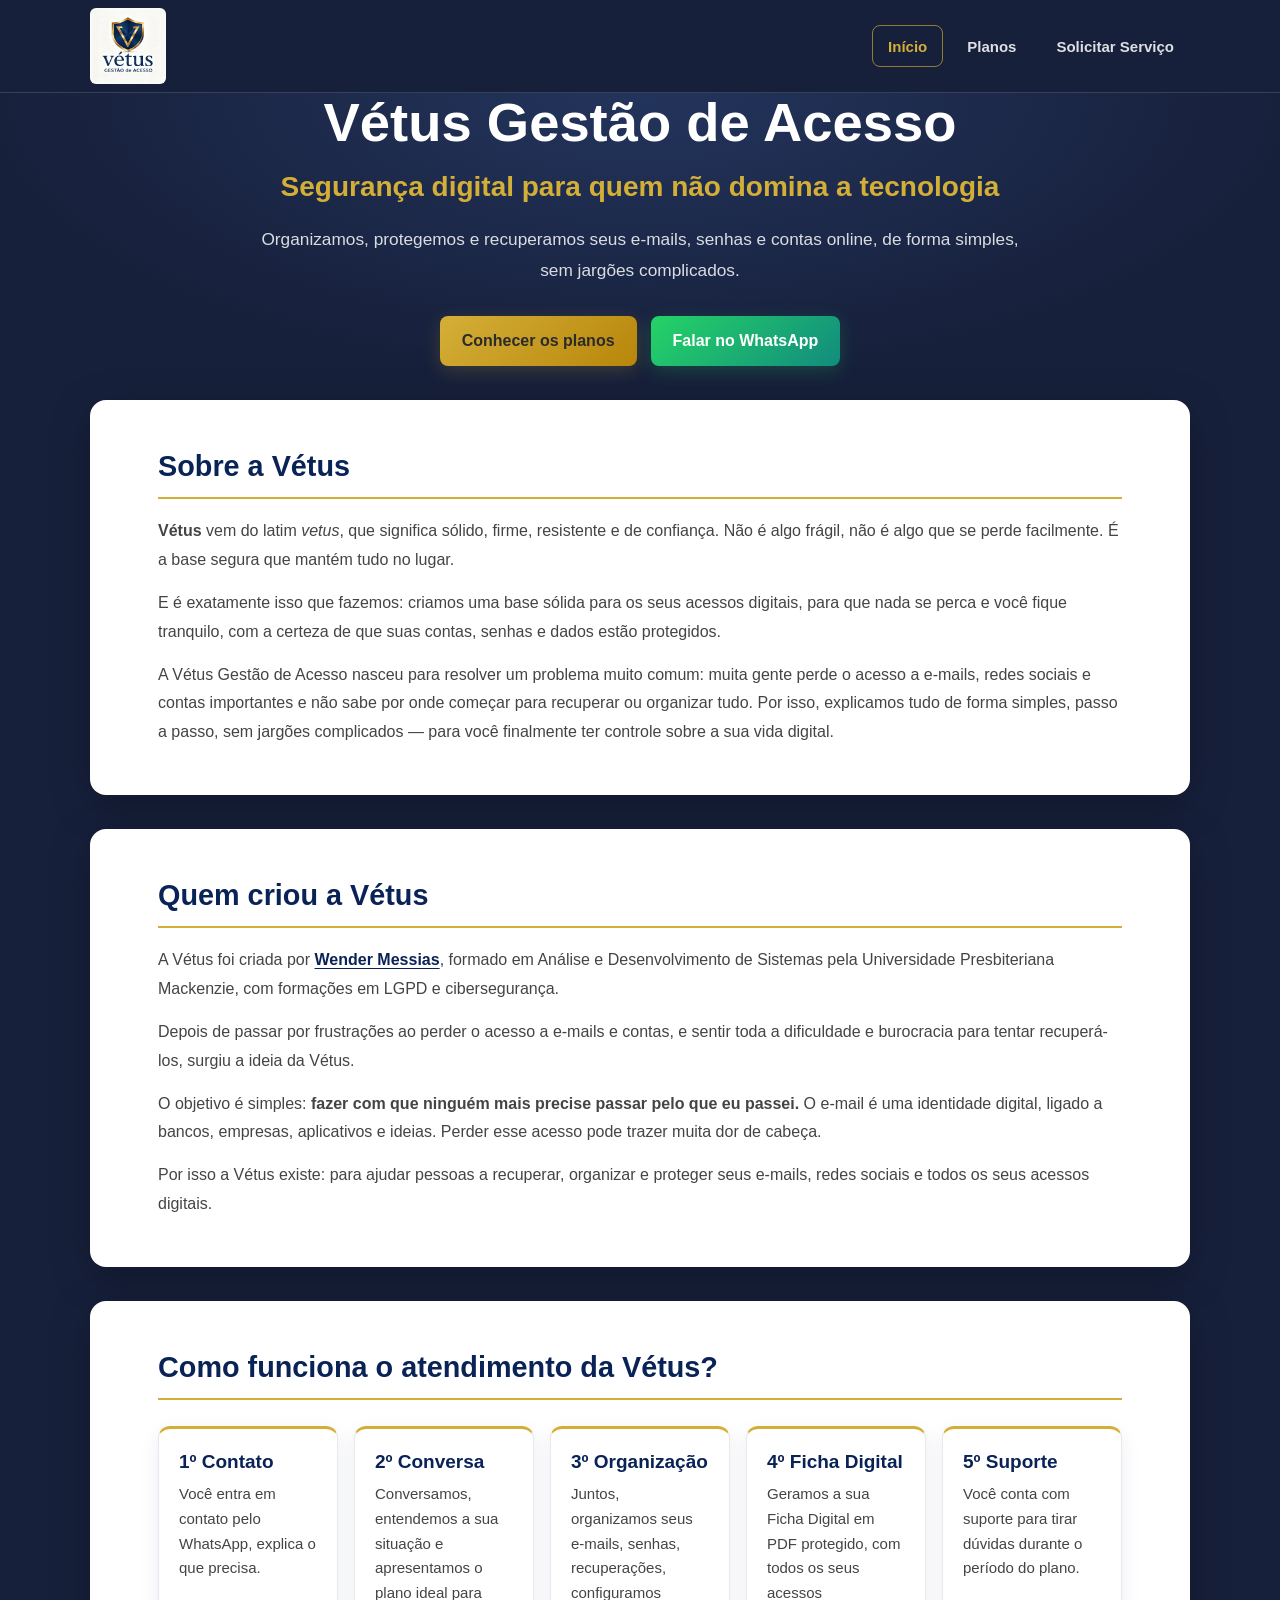
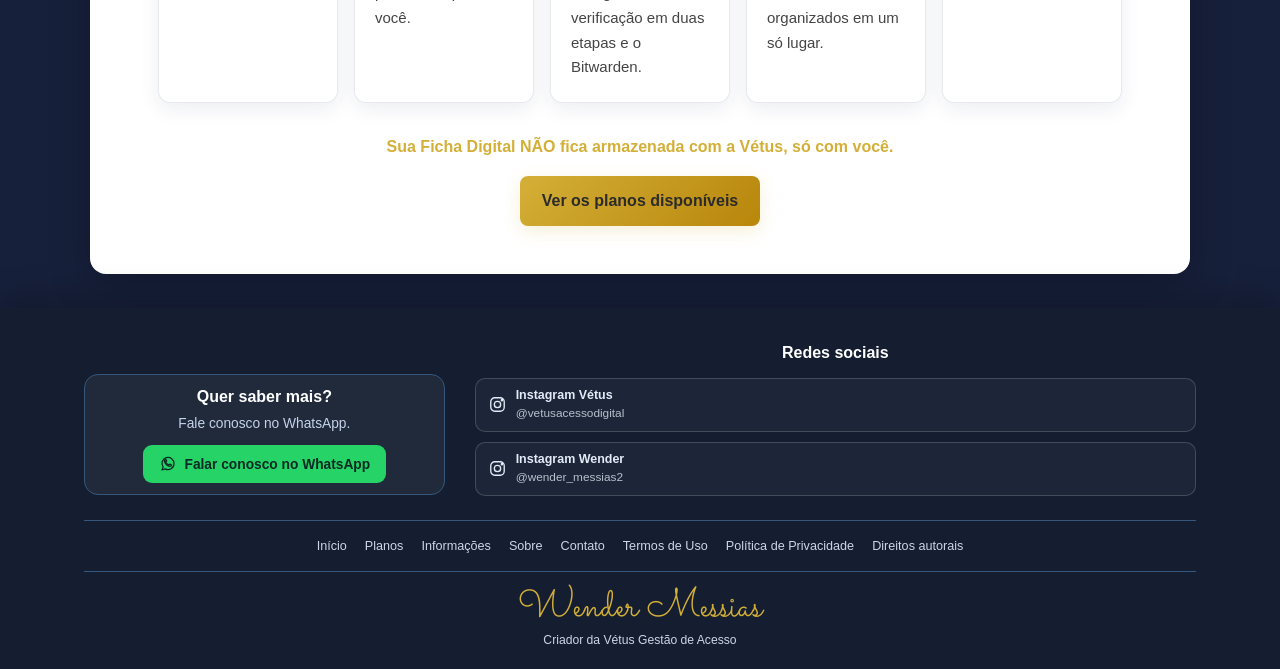
<file: index.html>
<!DOCTYPE html>
<html lang="pt-BR">
<head>
    <meta charset="UTF-8">
    <meta name="viewport" content="width=device-width, initial-scale=1.0">
    <title>Vétus Gestão de Acesso — Início</title>
    <link rel="stylesheet" href="css/vetusofc.css">
    <link rel="stylesheet" href="css/social-footer.css">
    <link rel="stylesheet" href="css/inicio.css">
</head>
<body class="pagina-inicio">
    <!-- Cabeçalho -->
    <header class="cabecalho">
        <div class="container">
            <div class="logo">
                <img src="image/logo-vetus.webp" alt="Vétus Gestão de Acesso">
            </div>
            <nav class="menu">
                <a href="index.html" class="ativo">Início</a>
                <a href="planos.html">Planos</a>
                <a href="pre-servico.html">Solicitar Serviço</a>
            </nav>
        </div>
    </header>

    <!-- Seção principal / Banner -->
    <section class="banner">
        <div class="container banner-conteudo">
            <h1>Vétus Gestão de Acesso</h1>
            <h2>Segurança digital para quem não domina a tecnologia</h2>
            <p>Organizamos, protegemos e recuperamos seus e‑mails, senhas e contas online, de forma simples, sem jargões complicados.</p>
            <div class="botoes-banner">
                <a href="planos.html" class="botao dourado">Conhecer os planos</a>
                <a href="https://wa.me/5534998242733" class="botao verde">Falar no WhatsApp</a>
            </div>
        </div>
    </section>

    <!-- Sobre a Vétus -->
    <section class="secao-branca">
        <div class="container">
            <h2>Sobre a Vétus</h2>
            <p><strong>Vétus</strong> vem do latim <em>vetus</em>, que significa sólido, firme, resistente e de confiança. Não é algo frágil, não é algo que se perde facilmente. É a base segura que mantém tudo no lugar.</p>
            <p>E é exatamente isso que fazemos: criamos uma base sólida para os seus acessos digitais, para que nada se perca e você fique tranquilo, com a certeza de que suas contas, senhas e dados estão protegidos.</p>
            <p>A Vétus Gestão de Acesso nasceu para resolver um problema muito comum: muita gente perde o acesso a e-mails, redes sociais e contas importantes e não sabe por onde começar para recuperar ou organizar tudo. Por isso, explicamos tudo de forma simples, passo a passo, sem jargões complicados — para você finalmente ter controle sobre a sua vida digital.</p>
        </div>
    </section>

    <!-- Quem criou a Vétus -->
    <section class="secao-branca secao-criador">
        <div class="container">
            <h2>Quem criou a Vétus</h2>
            <p>A Vétus foi criada por <strong><a class="link-instagram-criador" href="https://www.instagram.com/wender_messias2/" target="_blank" rel="noopener noreferrer">Wender Messias</a></strong>, formado em Análise e Desenvolvimento de Sistemas pela Universidade Presbiteriana Mackenzie, com formações em LGPD e cibersegurança.</p>
            <p>Depois de passar por frustrações ao perder o acesso a e-mails e contas, e sentir toda a dificuldade e burocracia para tentar recuperá-los, surgiu a ideia da Vétus.</p>
            <p>O objetivo é simples: <strong>fazer com que ninguém mais precise passar pelo que eu passei.</strong> O e-mail é uma identidade digital, ligado a bancos, empresas, aplicativos e ideias. Perder esse acesso pode trazer muita dor de cabeça.</p>
            <p>Por isso a Vétus existe: para ajudar pessoas a recuperar, organizar e proteger seus e-mails, redes sociais e todos os seus acessos digitais.</p>
        </div>
    </section>

    <!-- Como funciona o atendimento -->
    <section class="secao-branca">
        <div class="container">
            <h2>Como funciona o atendimento da Vétus?</h2>
            <div class="passos">
                <div class="passo">
                    <h3>1º Contato</h3>
                    <p>Você entra em contato pelo WhatsApp, explica o que precisa.</p>
                </div>
                <div class="passo">
                    <h3>2º Conversa</h3>
                    <p>Conversamos, entendemos a sua situação e apresentamos o plano ideal para você.</p>
                </div>
                <div class="passo">
                    <h3>3º Organização</h3>
                    <p>Juntos, organizamos seus e‑mails, senhas, recuperações, configuramos verificação em duas etapas e o Bitwarden.</p>
                </div>
                <div class="passo">
                    <h3>4º Ficha Digital</h3>
                    <p>Geramos a sua Ficha Digital em PDF protegido, com todos os seus acessos organizados em um só lugar.</p>
                </div>
                <div class="passo">
                    <h3>5º Suporte</h3>
                    <p>Você conta com suporte para tirar dúvidas durante o período do plano.</p>
                </div>
            </div>
            <p class="aviso-ficha-propria">Sua Ficha Digital NÃO fica armazenada com a Vétus, só com você.</p>
            <div class="centro">
                <a href="planos.html" class="botao dourado">Ver os planos disponíveis</a>
            </div>
        </div>
    </section>

    <footer class="vetus-site-footer">
        <div class="vetus-site-footer__inner">
            <div class="vetus-footer-layout">
                <section class="vetus-footer-contact" aria-labelledby="footer-contact-title">
                    <h2 id="footer-contact-title">Quer saber mais?</h2>
                    <p>Fale conosco no WhatsApp.</p>
                    <a class="vetus-footer-whatsapp" href="https://wa.me/5534998242733" target="_blank" rel="noopener noreferrer">
                        <svg viewBox="0 0 24 24" aria-hidden="true"><path d="M20 11.5a8 8 0 0 1-11.8 7L4 20l1.5-4.1A8 8 0 1 1 20 11.5Z"/><path d="M8.5 8.5c.6 2.4 2.2 4 4.7 4.8l1.2-1.1 2 .9c.3.1.4.4.3.7-.3.9-1 1.4-2 1.4-3.7-.2-7.2-3.7-7.4-7.4 0-1 .5-1.7 1.4-2 .3-.1.6 0 .7.3l.9 2-1.8.4Z"/></svg>
                        <span>Falar conosco no WhatsApp</span>
                    </a>
                </section>
                <section class="vetus-footer-social" aria-labelledby="footer-social-title">
                    <h2 id="footer-social-title">Redes sociais</h2>
                    <nav class="vetus-social-links" aria-label="Instagram da Vétus e do Wender">
                        <a href="https://www.instagram.com/vetusacessodigital/" target="_blank" rel="noopener noreferrer" aria-label="Instagram Vétus, @vetusacessodigital">
                            <svg viewBox="0 0 24 24" aria-hidden="true"><rect x="3.5" y="3.5" width="17" height="17" rx="5"/><circle cx="12" cy="12" r="4"/><circle cx="17.6" cy="6.5" r="0.8"/></svg>
                            <span class="vetus-social-copy"><strong>Instagram Vétus</strong><small>@vetusacessodigital</small></span>
                        </a>
                        <a href="https://www.instagram.com/wender_messias2/" target="_blank" rel="noopener noreferrer" aria-label="Instagram Wender, @wender_messias2">
                            <svg viewBox="0 0 24 24" aria-hidden="true"><rect x="3.5" y="3.5" width="17" height="17" rx="5"/><circle cx="12" cy="12" r="4"/><circle cx="17.6" cy="6.5" r="0.8"/></svg>
                            <span class="vetus-social-copy"><strong>Instagram Wender</strong><small>@wender_messias2</small></span>
                        </a>
                    </nav>
                </section>
            </div>
            <nav class="vetus-footer-nav" aria-label="Links do site"><a href="index.html">Início</a><a href="planos.html">Planos</a><a href="informações/index.html">Informações</a><a href="informações/sobre.html">Sobre</a><a href="informações/contato.html">Contato</a><a href="informações/termos-de-uso.html">Termos de Uso</a><a href="informações/privacidade.html">Política de Privacidade</a><a href="informações/dmca.html">Direitos autorais</a></nav>
        <div class="vetus-footer-signature" aria-label="Criador da Vétus"><span>Wender Messias</span><small>Criador da Vétus Gestão de Acesso</small></div>
        </div>
    </footer>
</body>
</html>
</file>
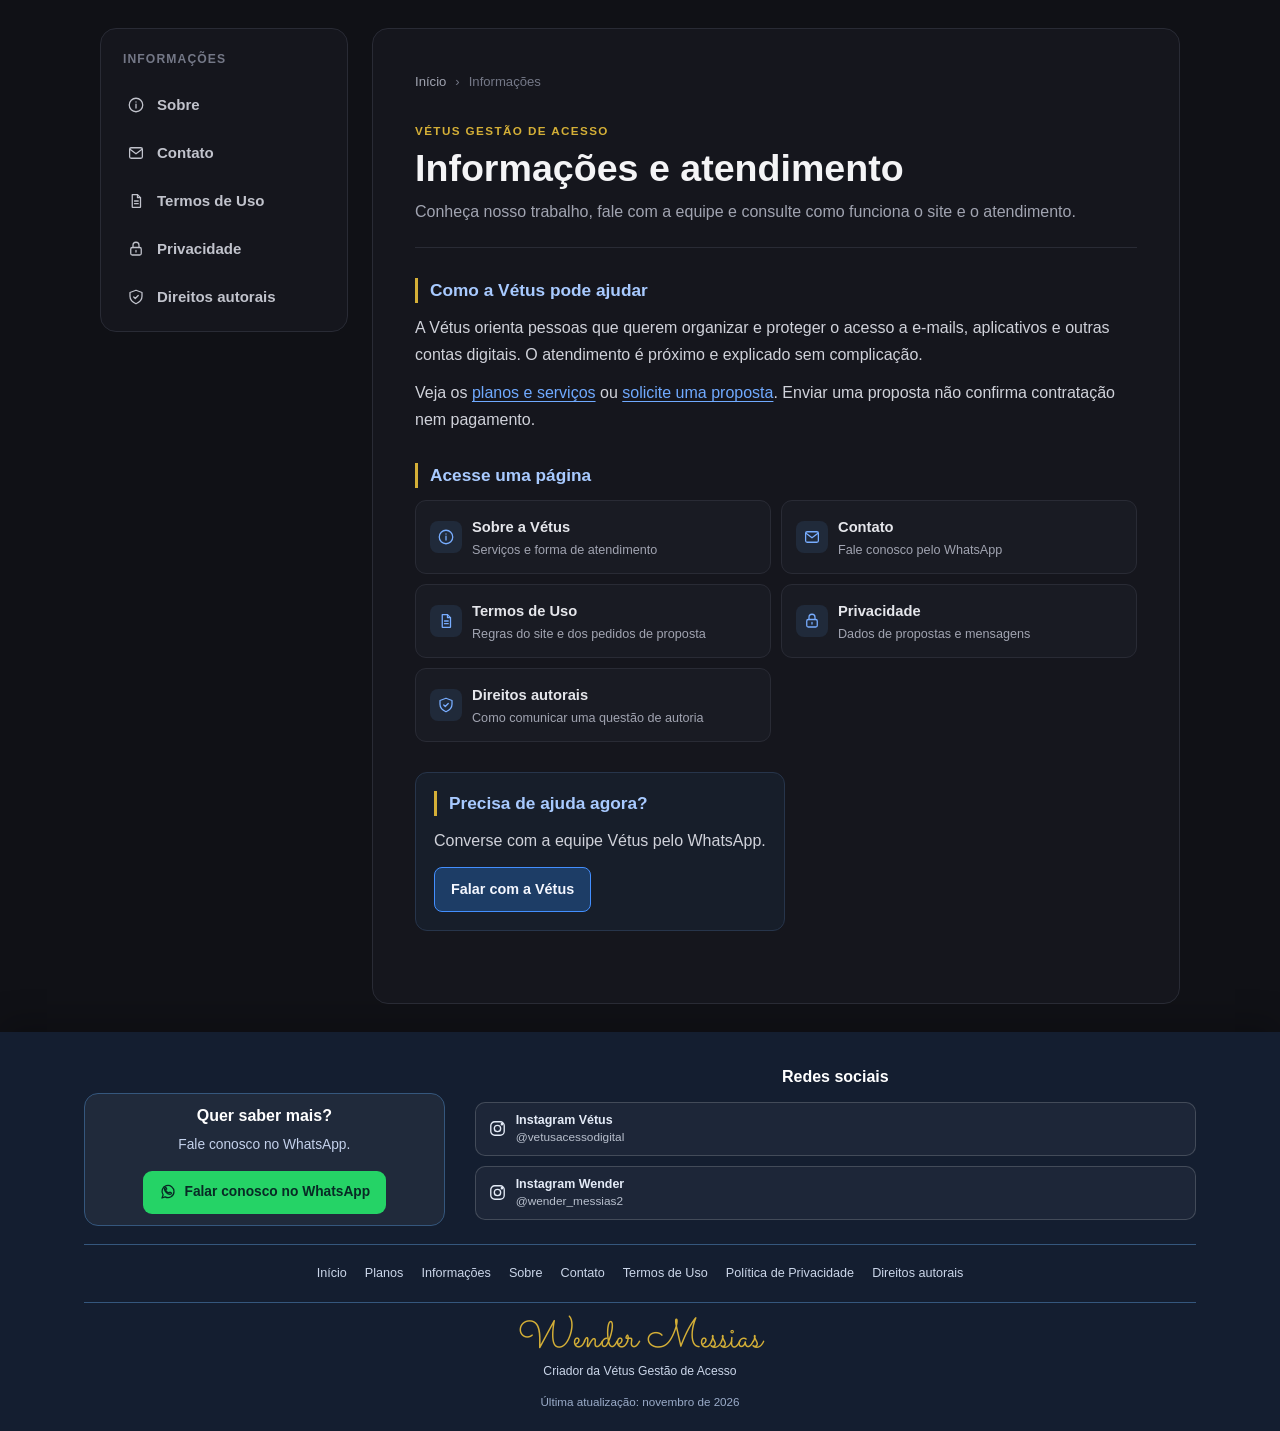
<file: informações/index.html>
<!doctype html>
<html lang="pt-BR">
  <head>
    <meta charset="UTF-8" />
    <meta name="viewport" content="width=device-width, initial-scale=1.0" />
    <meta name="description" content="Informações, atendimento, termos e privacidade da Vétus Gestão de Acesso." />
    <title>Informações — Vétus Gestão de Acesso</title>
    <link rel="icon" href="../image/logo-vetus.webp" type="image/webp" />
    <link rel="stylesheet" href="informacoes.css" />
    <link rel="stylesheet" href="../css/social-footer.css" />
    <script src="../js/informacoes.js" defer></script>
  </head>
  <body class="pagina-informacoes">
    <div class="info-container">
      <aside class="info-menu">
        <div class="info-menu-cabecalho">
          <h3>INFORMAÇÕES</h3>
          <button class="info-menu-toggle" type="button" aria-expanded="false" aria-controls="info-menu-nav" aria-label="Abrir menu de informações">☰</button>
        </div>
        <nav id="info-menu-nav" aria-label="Páginas de informação">
          <a href="sobre.html" class="menu-item"><svg viewBox="0 0 24 24" aria-hidden="true"><circle cx="12" cy="12" r="9"/><path d="M12 11v5m0-8h.01"/></svg><span>Sobre</span></a>
          <a href="contato.html" class="menu-item"><svg viewBox="0 0 24 24" aria-hidden="true"><rect x="3.5" y="5" width="17" height="14" rx="2"/><path d="m4 7 8 6 8-6"/></svg><span>Contato</span></a>
          <a href="termos-de-uso.html" class="menu-item"><svg viewBox="0 0 24 24" aria-hidden="true"><path d="M7 3.5h7l4 4V20a.5.5 0 0 1-.5.5h-10A.5.5 0 0 1 7 20z"/><path d="M14 3.5v4h4M10 12h5m-5 3.5h5"/></svg><span>Termos de Uso</span></a>
          <a href="privacidade.html" class="menu-item"><svg viewBox="0 0 24 24" aria-hidden="true"><rect x="5" y="10" width="14" height="10" rx="2"/><path d="M8 10V7a4 4 0 1 1 8 0v3m-4 4v2"/></svg><span>Privacidade</span></a>
          <a href="dmca.html" class="menu-item"><svg viewBox="0 0 24 24" aria-hidden="true"><path d="M12 3 20 6v5c0 5-3.4 8-8 10-4.6-2-8-5-8-10V6z"/><path d="m9 12 2 2 4-4"/></svg><span>Direitos autorais</span></a>
        </nav>
      </aside>

      <main class="info-content">
        <div class="breadcrumb"><a href="../index.html">Início</a><span>›</span><span>Informações</span></div>
        <p class="eyebrow">VÉTUS GESTÃO DE ACESSO</p>
        <h1>Informações e atendimento</h1>
        <p class="subtitulo">Conheça nosso trabalho, fale com a equipe e consulte como funciona o site e o atendimento.</p>

        <section class="secao">
          <h2>Como a Vétus pode ajudar</h2>
          <p>A Vétus orienta pessoas que querem organizar e proteger o acesso a e-mails, aplicativos e outras contas digitais. O atendimento é próximo e explicado sem complicação.</p>
        <p>Veja os <a href="../planos.html#planos">planos e serviços</a> ou <a href="../pre-servico.html">solicite uma proposta</a>. Enviar uma proposta não confirma contratação nem pagamento.</p>
        </section>

        <section class="secao">
          <h2>Acesse uma página</h2>
          <div class="info-cards">
            <a class="info-card" href="sobre.html"><span class="card-icon" aria-hidden="true"><svg viewBox="0 0 24 24"><circle cx="12" cy="12" r="9"/><path d="M12 11v5m0-8h.01"/></svg></span><strong>Sobre a Vétus</strong><span>Serviços e forma de atendimento</span></a>
            <a class="info-card" href="contato.html"><span class="card-icon" aria-hidden="true"><svg viewBox="0 0 24 24"><rect x="3.5" y="5" width="17" height="14" rx="2"/><path d="m4 7 8 6 8-6"/></svg></span><strong>Contato</strong><span>Fale conosco pelo WhatsApp</span></a>
            <a class="info-card" href="termos-de-uso.html"><span class="card-icon" aria-hidden="true"><svg viewBox="0 0 24 24"><path d="M7 3.5h7l4 4V20a.5.5 0 0 1-.5.5h-10A.5.5 0 0 1 7 20z"/><path d="M14 3.5v4h4M10 12h5m-5 3.5h5"/></svg></span><strong>Termos de Uso</strong><span>Regras do site e dos pedidos de proposta</span></a>
            <a class="info-card" href="privacidade.html"><span class="card-icon" aria-hidden="true"><svg viewBox="0 0 24 24"><rect x="5" y="10" width="14" height="10" rx="2"/><path d="M8 10V7a4 4 0 1 1 8 0v3m-4 4v2"/></svg></span><strong>Privacidade</strong><span>Dados de propostas e mensagens</span></a>
            <a class="info-card" href="dmca.html"><span class="card-icon" aria-hidden="true"><svg viewBox="0 0 24 24"><path d="M12 3 20 6v5c0 5-3.4 8-8 10-4.6-2-8-5-8-10V6z"/><path d="m9 12 2 2 4-4"/></svg></span><strong>Direitos autorais</strong><span>Como comunicar uma questão de autoria</span></a>
          </div>
        </section>

        <section class="secao destaque-info">
          <h2>Precisa de ajuda agora?</h2>
          <p>Converse com a equipe Vétus pelo WhatsApp.</p>
          <a class="btn-info" href="https://wa.me/5534998242733" target="_blank" rel="noopener noreferrer">Falar com a Vétus</a>
        </section>

      </main>
    </div>
    <footer class="vetus-site-footer">  
      <div class="vetus-site-footer__inner">
        <div class="vetus-footer-layout">
          <section class="vetus-footer-contact" aria-labelledby="footer-contact-title">
            <h2 id="footer-contact-title">Quer saber mais?</h2><p>Fale conosco no WhatsApp.</p>
            <a class="vetus-footer-whatsapp" href="https://wa.me/5534998242733" target="_blank" rel="noopener noreferrer"><svg viewBox="0 0 24 24" aria-hidden="true"><path d="M20 11.5a8 8 0 0 1-11.8 7L4 20l1.5-4.1A8 8 0 1 1 20 11.5Z"/><path d="M8.5 8.5c.6 2.4 2.2 4 4.7 4.8l1.2-1.1 2 .9c.3.1.4.4.3.7-.3.9-1 1.4-2 1.4-3.7-.2-7.2-3.7-7.4-7.4 0-1 .5-1.7 1.4-2 .3-.1.6 0 .7.3l.9 2-1.8.4Z"/></svg><span>Falar conosco no WhatsApp</span></a>
          </section>
          <section class="vetus-footer-social" aria-labelledby="footer-social-title">
            <h2 id="footer-social-title">Redes sociais</h2>
            <nav class="vetus-social-links" aria-label="Redes sociais da Vétus e do criador">
              <!-- Instagram Vétus: altere o href aqui se o perfil oficial mudar. -->
              <a href="https://www.instagram.com/vetusacessodigital/" target="_blank" rel="noopener noreferrer" aria-label="Instagram Vétus, @vetusacessodigital"><svg viewBox="0 0 24 24" aria-hidden="true"><rect x="3.5" y="3.5" width="17" height="17" rx="5"/><circle cx="12" cy="12" r="4"/><circle cx="17.6" cy="6.5" r="0.8"/></svg><span class="vetus-social-copy"><strong>Instagram Vétus</strong><small>@vetusacessodigital</small></span></a>
              <!-- Instagram Wender: altere o href aqui se o perfil mudar. -->
              <a href="https://www.instagram.com/wender_messias2/" target="_blank" rel="noopener noreferrer" aria-label="Instagram Wender, @wender_messias2"><svg viewBox="0 0 24 24" aria-hidden="true"><rect x="3.5" y="3.5" width="17" height="17" rx="5"/><circle cx="12" cy="12" r="4"/><circle cx="17.6" cy="6.5" r="0.8"/></svg><span class="vetus-social-copy"><strong>Instagram Wender</strong><small>@wender_messias2</small></span></a>
            </nav>
          </section>
        </div>
        <nav class="vetus-footer-nav" aria-label="Links do site"><a href="../index.html">Início</a><a href="../planos.html">Planos</a><a href="index.html">Informações</a><a href="sobre.html">Sobre</a><a href="contato.html">Contato</a><a href="termos-de-uso.html">Termos de Uso</a><a href="privacidade.html">Política de Privacidade</a><a href="dmca.html">Direitos autorais</a></nav>
        <div class="vetus-footer-signature" aria-label="Criador da Vétus"><span>Wender Messias</span><small>Criador da Vétus Gestão de Acesso</small></div>
        <p class="vetus-footer-updated">Última atualização: novembro de 2026</p>
      </div>
    </footer>
  </body>
</html>
</file>
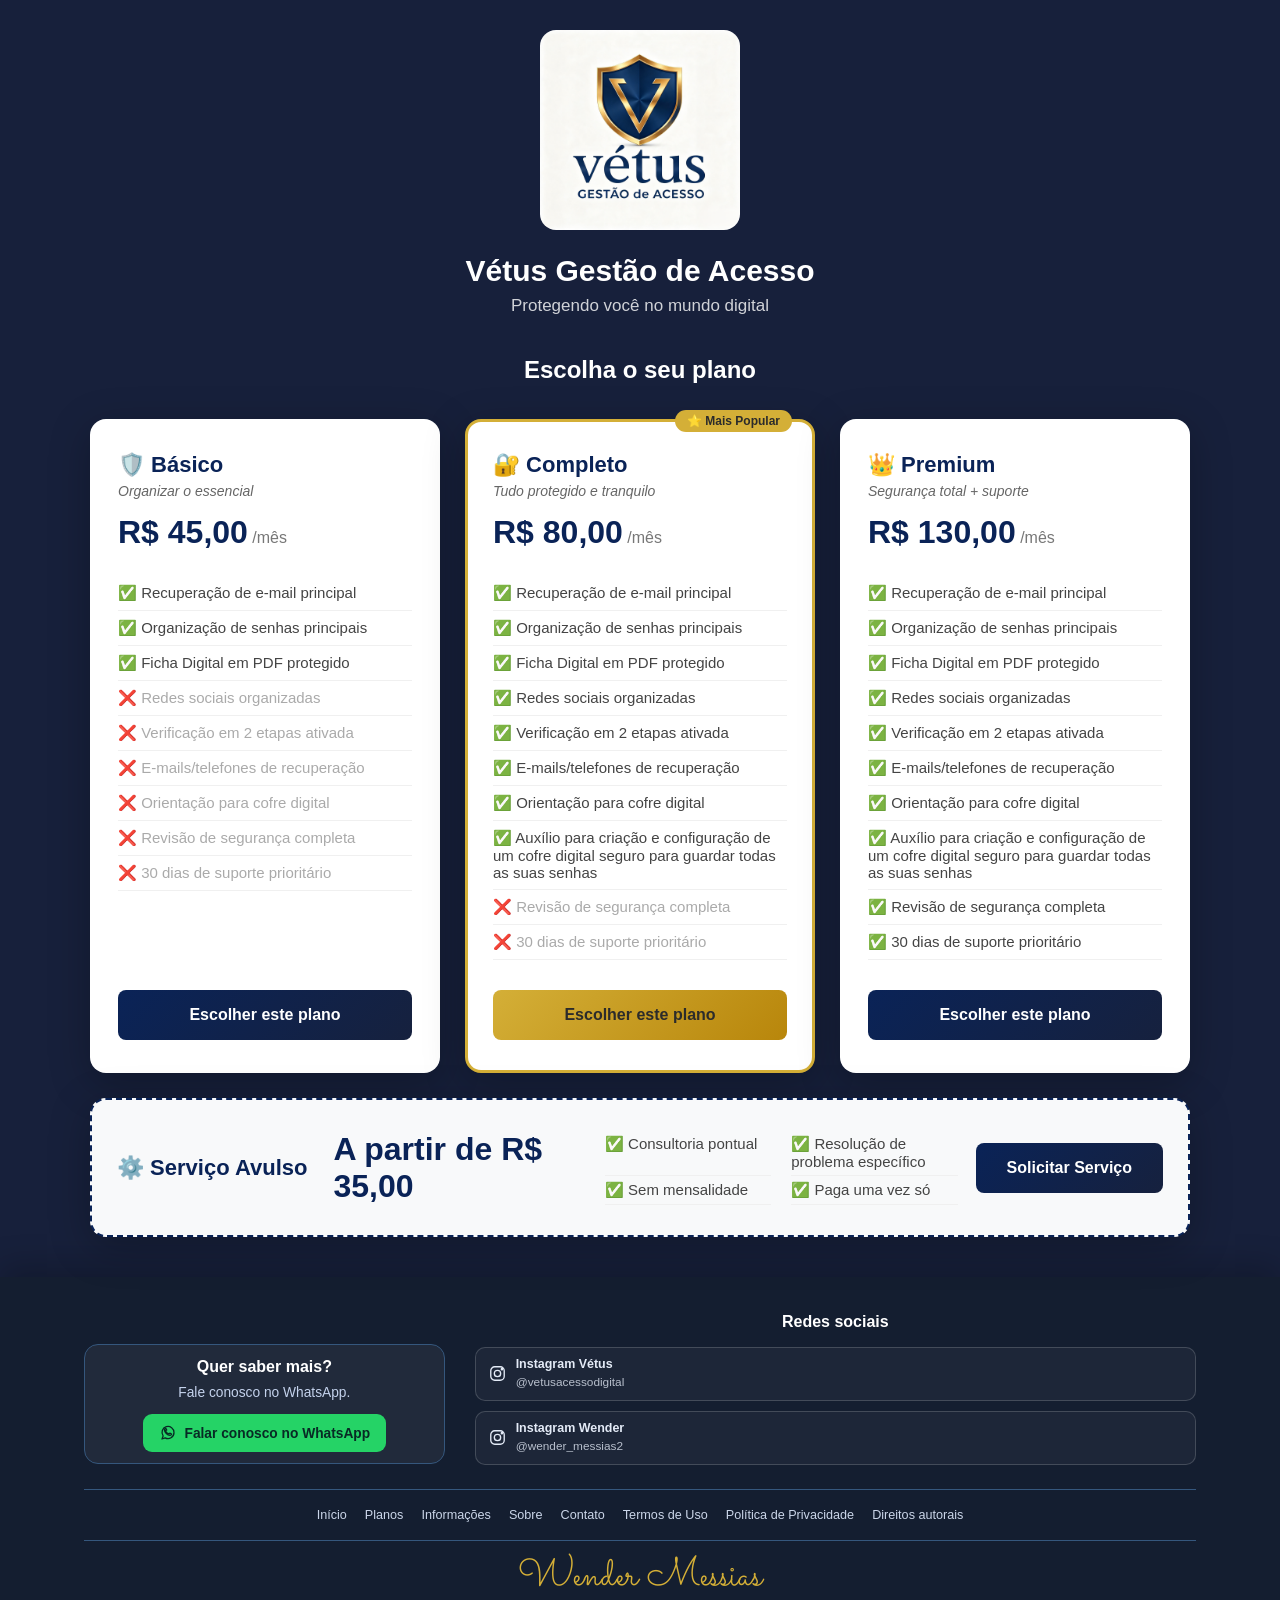
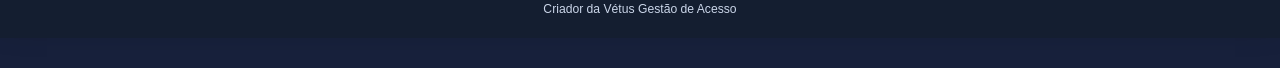
<file: planos.html>
<!doctype html>
<html lang="pt-BR">
  <head>
    <meta charset="UTF-8" />
    <meta name="viewport" content="width=device-width, initial-scale=1.0" />
    <title>Vétus Gestão de Acesso — Planos</title>
    <link rel="icon" href="image/logo-vetus.webp" type="image/webp" />
    <link rel="stylesheet" href="css/vetusofc.css" />
    <link rel="stylesheet" href="css/social-footer.css" />
  </head>
  <body>
    <div class="container">
      <header class="header">
        <img
          src="image/logo-vetus.webp"
          alt="Vétus Gestão de Acesso"
          class="logo"
        />
        <h1>Vétus Gestão de Acesso</h1>
        <p class="subtitulo">Protegendo você no mundo digital</p>
      </header>

      <h2 class="titulo-planos" id="planos">Escolha o seu plano</h2>

      <!-- PLANOS -->
      <div class="planos-grid">
        <!-- Linha superior: Básico, Completo e Premium -->
        <div class="plano-card" data-plano="Pacote Básico|45.00">
          <h3>🛡️ Básico</h3>
          <p class="subtitulo-plano">Organizar o essencial</p>
          <div class="preco">
            <span class="valor">R$ 45,00</span>
            <span class="periodo">/mês</span>
          </div>
          <ul class="beneficios">
            <li>✅ Recuperação de e-mail principal</li>
            <li>✅ Organização de senhas principais</li>
            <li>✅ Ficha Digital em PDF protegido</li>
            <li class="indisponivel">❌ Redes sociais organizadas</li>
            <li class="indisponivel">❌ Verificação em 2 etapas ativada</li>
            <li class="indisponivel">❌ E-mails/telefones de recuperação</li>
            <li class="indisponivel">❌ Orientação para cofre digital</li>
            <li class="indisponivel">❌ Revisão de segurança completa</li>
            <li class="indisponivel">❌ 30 dias de suporte prioritário</li>
          </ul>
          <button class="btn-escolher">Escolher este plano</button>
        </div>

        <div class="plano-card destaque" data-plano="Pacote Completo|80.00">
          <div class="etiqueta-destaque">⭐ Mais Popular</div>
          <h3>🔐 Completo</h3>
          <p class="subtitulo-plano">Tudo protegido e tranquilo</p>
          <div class="preco">
            <span class="valor">R$ 80,00</span>
            <span class="periodo">/mês</span>
          </div>
          <ul class="beneficios">
            <li>✅ Recuperação de e-mail principal</li>
            <li>✅ Organização de senhas principais</li>
            <li>✅ Ficha Digital em PDF protegido</li>
            <li>✅ Redes sociais organizadas</li>
            <li>✅ Verificação em 2 etapas ativada</li>
            <li>✅ E-mails/telefones de recuperação</li>
            <li>✅ Orientação para cofre digital</li>
            <li>✅ Auxílio para criação e configuração de um cofre digital seguro para guardar todas as suas senhas</li>
            <li class="indisponivel">❌ Revisão de segurança completa</li>
            <li class="indisponivel">❌ 30 dias de suporte prioritário</li>
          </ul>
          <button class="btn-escolher">Escolher este plano</button>
        </div>

        <!-- Premium completa a linha superior -->
        <div class="plano-card" data-plano="Pacote Premium|130.00">
          <h3>👑 Premium</h3>
          <p class="subtitulo-plano">Segurança total + suporte</p>
          <div class="preco">
            <span class="valor">R$ 130,00</span>
            <span class="periodo">/mês</span>
          </div>
          <ul class="beneficios">
            <li>✅ Recuperação de e-mail principal</li>
            <li>✅ Organização de senhas principais</li>
            <li>✅ Ficha Digital em PDF protegido</li>
            <li>✅ Redes sociais organizadas</li>
            <li>✅ Verificação em 2 etapas ativada</li>
            <li>✅ E-mails/telefones de recuperação</li>
            <li>✅ Orientação para cofre digital</li>
            <li>✅ Auxílio para criação e configuração de um cofre digital seguro para guardar todas as suas senhas</li>
            <li>✅ Revisão de segurança completa</li>
            <li>✅ 30 dias de suporte prioritário</li>
          </ul>
          <button class="btn-escolher">Escolher este plano</button>
        </div>

        <!-- Serviço Avulso ocupa a linha inferior -->
        <div class="plano-card avulso" data-plano="Serviço Avulso|35.00">
          <h3>⚙️ Serviço Avulso</h3>
          <div class="preco">
            <span class="valor">A partir de R$ 35,00</span>
          </div>
          <ul class="beneficios">
            <li>✅ Consultoria pontual</li>
            <li>✅ Resolução de problema específico</li>
            <li>✅ Sem mensalidade</li>
            <li>✅ Paga uma vez só</li>
          </ul>
          <button class="btn-escolher">Solicitar Serviço</button>
        </div>
      </div>

    </div>

    <footer class="vetus-site-footer">
      <div class="vetus-site-footer__inner">
        <div class="vetus-footer-layout">
          <section class="vetus-footer-contact" aria-labelledby="footer-contact-title">
            <h2 id="footer-contact-title">Quer saber mais?</h2>
            <p>Fale conosco no WhatsApp.</p>
            <a class="vetus-footer-whatsapp" href="https://wa.me/5534998242733" target="_blank" rel="noopener noreferrer">
              <svg viewBox="0 0 24 24" aria-hidden="true"><path d="M20 11.5a8 8 0 0 1-11.8 7L4 20l1.5-4.1A8 8 0 1 1 20 11.5Z"/><path d="M8.5 8.5c.6 2.4 2.2 4 4.7 4.8l1.2-1.1 2 .9c.3.1.4.4.3.7-.3.9-1 1.4-2 1.4-3.7-.2-7.2-3.7-7.4-7.4 0-1 .5-1.7 1.4-2 .3-.1.6 0 .7.3l.9 2-1.8.4Z"/></svg>
              <span>Falar conosco no WhatsApp</span>
            </a>
          </section>
          <section class="vetus-footer-social" aria-labelledby="footer-social-title">
            <h2 id="footer-social-title">Redes sociais</h2>
            <nav class="vetus-social-links" aria-label="Redes sociais da Vétus e do criador">
              <!-- Instagram Vétus: altere o href aqui se o perfil oficial mudar. -->
              <a href="https://www.instagram.com/vetusacessodigital/" target="_blank" rel="noopener noreferrer" aria-label="Instagram Vétus, @vetusacessodigital"><svg viewBox="0 0 24 24" aria-hidden="true"><rect x="3.5" y="3.5" width="17" height="17" rx="5"/><circle cx="12" cy="12" r="4"/><circle cx="17.6" cy="6.5" r="0.8"/></svg><span class="vetus-social-copy"><strong>Instagram Vétus</strong><small>@vetusacessodigital</small></span></a>
              <!-- Instagram Wender: altere o href aqui se o perfil mudar. -->
              <a href="https://www.instagram.com/wender_messias2/" target="_blank" rel="noopener noreferrer" aria-label="Instagram Wender, @wender_messias2"><svg viewBox="0 0 24 24" aria-hidden="true"><rect x="3.5" y="3.5" width="17" height="17" rx="5"/><circle cx="12" cy="12" r="4"/><circle cx="17.6" cy="6.5" r="0.8"/></svg><span class="vetus-social-copy"><strong>Instagram Wender</strong><small>@wender_messias2</small></span></a>
            </nav>
          </section>
        </div>
        <nav class="vetus-footer-nav" aria-label="Links do site"><a href="index.html">Início</a><a href="planos.html">Planos</a><a href="informações/index.html">Informações</a><a href="informações/sobre.html">Sobre</a><a href="informações/contato.html">Contato</a><a href="informações/termos-de-uso.html">Termos de Uso</a><a href="informações/privacidade.html">Política de Privacidade</a><a href="informações/dmca.html">Direitos autorais</a></nav>
        <div class="vetus-footer-signature" aria-label="Criador da Vétus"><span>Wender Messias</span><small>Criador da Vétus Gestão de Acesso</small></div>
      </div>
    </footer>

    <script>
      document.querySelectorAll(".plano-card").forEach((card) => {
        card.addEventListener("click", function () {
          const plano = this.getAttribute("data-plano");
          window.location.href = `pre-servico.html?plano=${encodeURIComponent(plano)}`;
        });
      });
    </script>
  </body>
</html>
</file>
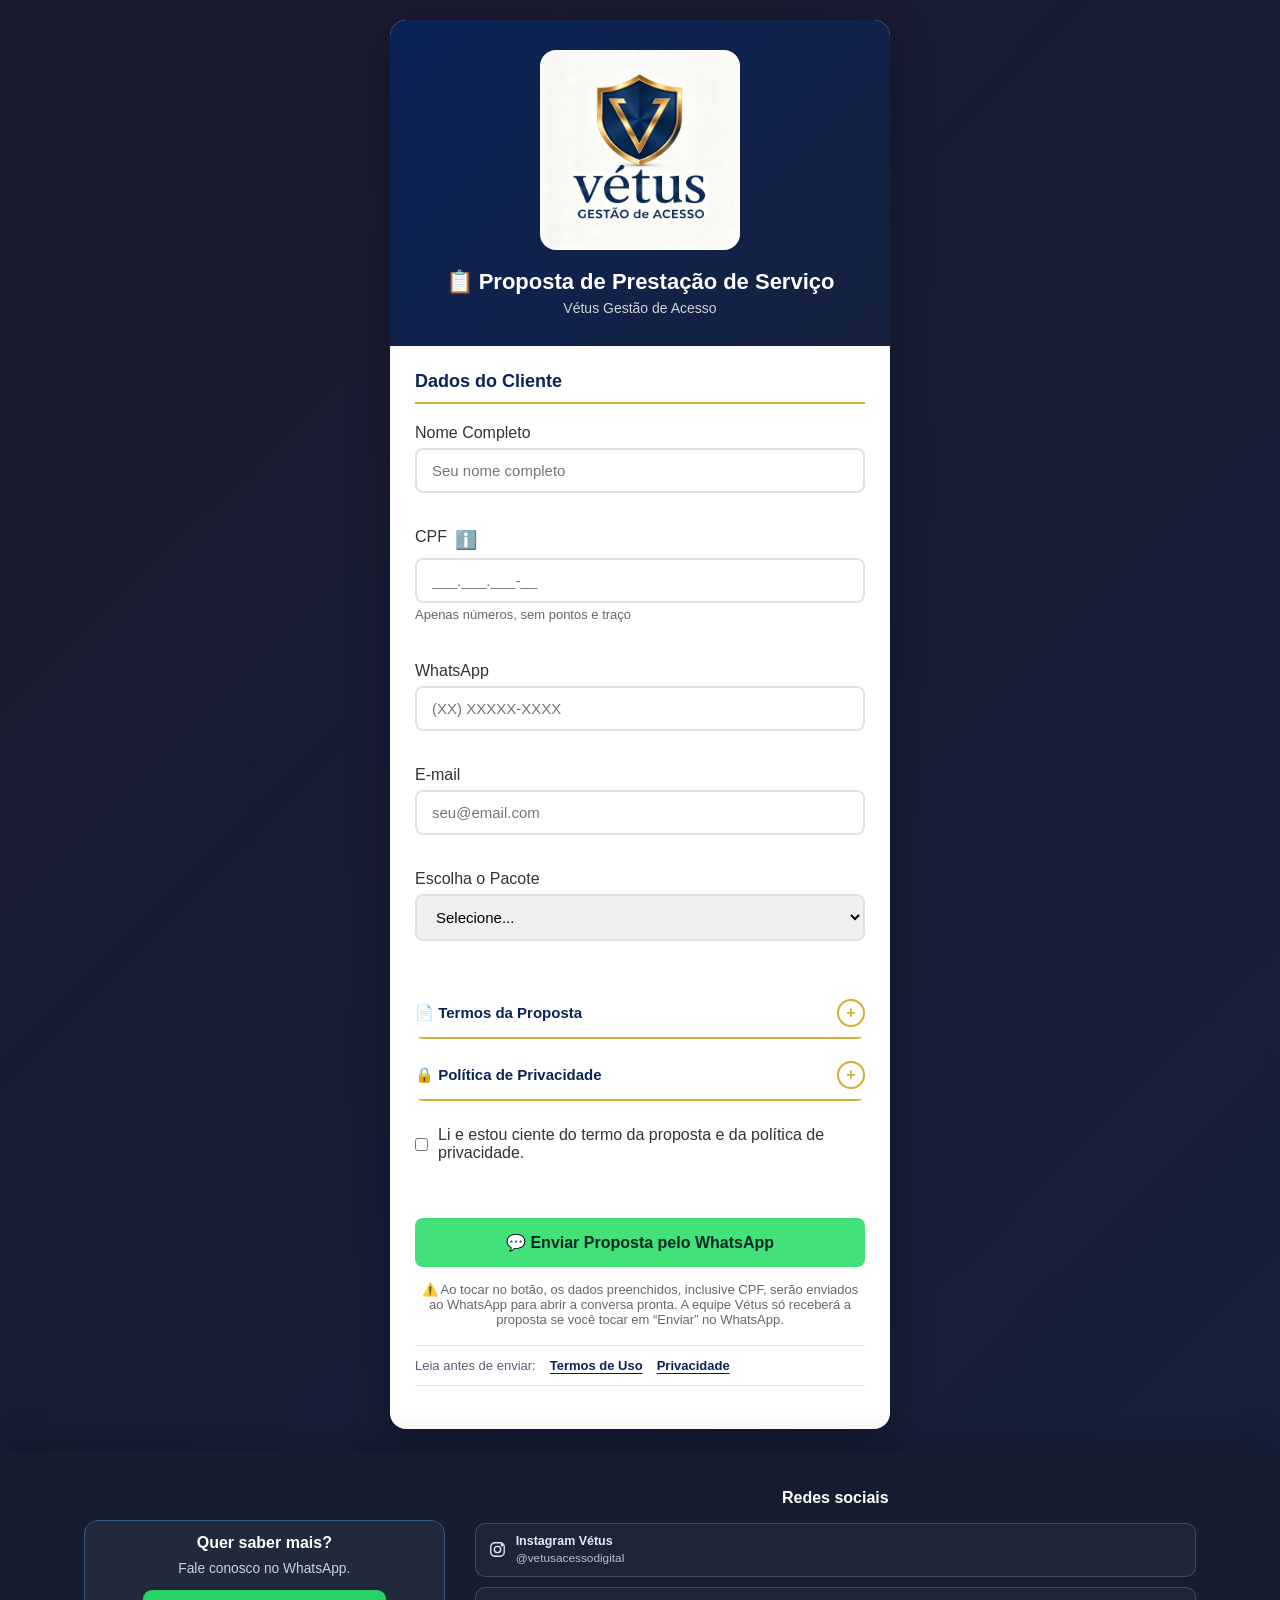
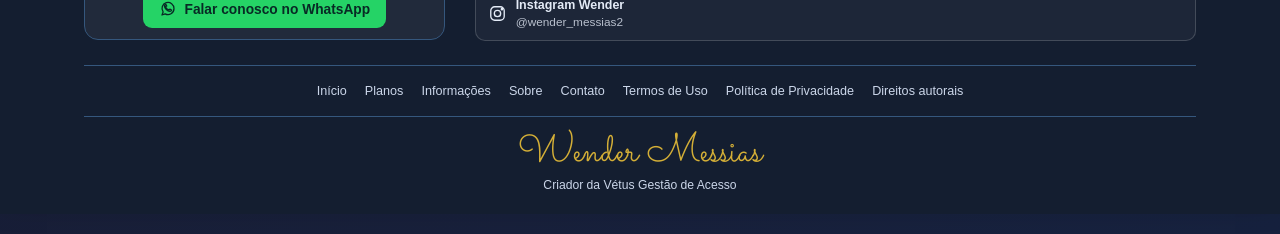
<file: pre-servico.html>
<!doctype html>
<html lang="pt-BR">
  <head>
    <meta charset="UTF-8" />
    <meta name="viewport" content="width=device-width, initial-scale=1.0" />
    <title>Prestação de Serviço — Vétus Gestão de Acesso</title>
    <link rel="icon" href="image/logo-vetus.webp" type="image/webp" />
    <link rel="stylesheet" href="css/pre-servico.css" />
    <link rel="stylesheet" href="css/social-footer.css" />
  </head>
  <body>
    <div class="container">
      <header class="header">
        <img
          src="image/logo-vetus.webp"
          alt="Vétus Gestão de Acesso"
          class="logo"
        />
        <h1>📋 Proposta de Prestação de Serviço</h1>
        <p>Vétus Gestão de Acesso</p>
      </header>

      <div class="tela">
        <div class="section">
          <h2>Dados do Cliente</h2>

          <label for="pre-nome">Nome Completo </label>
          <input
            type="text"
            id="pre-nome"
            placeholder="Seu nome completo"
            required
          />
          <div id="pre-nome-erro" class="erro"></div>

          <!-- CPF com ícone de ajuda -->
          <div class="label-com-icone">
            <label for="pre-cpf">CPF</label>
            <span id="icone-ajuda-cpf" class="icone-ajuda">ℹ️</span>
          </div>

          <!-- Card explicativo -->
          <div id="card-ajuda-cpf" class="card-ajuda oculto">
            <strong>Porque pedirmos CPF ?</strong><br />
            Para emitir recibo, nota fiscal ou qualquer documento oficial, o CPF
            é obrigatório.<br />
            Sem ele, não dá para formalizar o serviço corretamente.
          </div>

          <input
            type="text"
            id="pre-cpf"
            placeholder="___.___.___-__"
            maxlength="14"
            required
          />
          <small class="ajuda-campo">Apenas números, sem pontos e traço</small>
          <div id="pre-cpf-erro" class="erro"></div>

          <label for="pre-whats">WhatsApp</label>
          <input
            type="text"
            id="pre-whats"
            placeholder="(XX) XXXXX-XXXX"
            maxlength="16"
            required
          />
          <div id="pre-whats-erro" class="erro"></div>

          <label for="pre-email">E-mail</label>
          <input
            type="email"
            id="pre-email"
            placeholder="seu@email.com"
            required
          />
          <div id="pre-email-erro" class="erro"></div>

          <label for="pre-pacote">Escolha o Pacote</label>
          <select id="pre-pacote">
            <option value="">Selecione...</option>
            <option value="Pacote Básico|45.00">
              Pacote Básico — R$ 45,00/mês
            </option>
            <option value="Pacote Completo|80.00">
              Pacote Completo — R$ 80,00/mês
            </option>
            <option value="Pacote Premium|130.00">
              Pacote Premium — R$ 130,00/mês
            </option>
            <option value="Serviço Avulso|35.00">
              Serviço Avulso — R$ 35,00
            </option>
          </select>
          <div id="pre-pacote-erro" class="erro"></div>

          <!-- CAMPO QUE APARECE SÓ NO SERVIÇO AVULSO -->
          <div id="campo-necessidade" class="oculto">
            <label for="pre-necessidade">Qual serviço deseja contratar?</label>
            <textarea
              id="pre-necessidade"
              placeholder="Descreva o serviço, por exemplo: Consultoria em segurança digital, Auditoria LGPD, Organização de senhas..."
              rows="4"
            ></textarea>
            <div id="pre-necessidade-erro" class="erro"></div>
          </div>
        </div>

        <p id="aviso-ficha-digital" class="aviso-ficha-digital" hidden>
          Nos planos Completo e Premium, seu e-mail será usado apenas para enviar
          o link da sua Ficha Digital.
        </p>

        <details class="bloco-detalhes">
          <summary>📄 Termos da Proposta</summary>
          <div class="conteudo-detalhes">
            <p>
              Ao solicitar uma proposta, peço que a
              <strong>Vétus Gestão de Acesso</strong> analise meu pedido e entre
              em contato pelos dados informados para tratar desta solicitação.
              Se eu contratar um serviço, esses dados também poderão ser usados
              para formalizar e prestar o serviço e emitir os documentos
              correspondentes. Este pedido não confirma uma contratação nem um
              pagamento.
            </p>
            <p>
              Confirmo que as informações fornecidas são verdadeiras e que li
              os valores e as condições do pacote escolhido. Esta confirmação
              não autoriza o envio de propaganda ou ofertas.
            </p>
          </div>
        </details>

        <details class="bloco-detalhes">
          <summary>🔒 Política de Privacidade</summary>
          <div class="conteudo-detalhes">
            <p>
              <strong>Responsável pelo atendimento e tratamento dos dados:</strong>
              Vétus Gestão de Acesso. Para falar sobre seus dados, use o
              <a href="https://wa.me/5534998242733?text=Ol%C3%A1%2C%20quero%20falar%20sobre%20meus%20dados%20pessoais."
                 target="_blank" rel="noopener noreferrer">WhatsApp da Vétus</a>.
            </p>
            <p>
              <strong>Dados e finalidade:</strong> este formulário solicita
              nome, CPF, WhatsApp, e-mail, pacote escolhido e, quando aplicável,
              a descrição do serviço. Usamos essas informações para analisar e
              responder ao pedido de proposta e, se houver contratação, para
              formalizar e prestar o serviço e emitir os documentos
              correspondentes.
            </p>
            <p>
              <strong>Motivo do uso:</strong> analisamos a proposta porque você
              pediu esse atendimento. Se houver contratação, usamos os dados
              necessários para cumprir o contrato e as obrigações legais
              aplicáveis.
            </p>
            <p>
              <strong>Envio pelo WhatsApp:</strong> ao tocar em “Enviar
              Proposta”, os dados preenchidos, inclusive o CPF, são colocados
              no link usado para abrir a conversa e enviados ao WhatsApp para
              preparar a mensagem. A equipe da Vétus só recebe a proposta se
              você tocar em “Enviar” dentro do WhatsApp. O WhatsApp é um serviço
              externo e trata informações conforme sua
              <a href="https://www.whatsapp.com/legal/privacy-policy"
                 target="_blank" rel="noopener noreferrer">Política de Privacidade</a>.
            </p>
            <p>
              <strong>Armazenamento e prazo:</strong> esta página não envia os
              campos para um servidor da Vétus nem os grava em um banco de dados
              próprio. Depois que você envia a mensagem, ela fica na conversa
              do WhatsApp. A Vétus manterá os dados recebidos pelo tempo
              necessário para responder à proposta e, se houver contratação,
              pelo período necessário para cumprir obrigações legais e
              contratuais ou proteger seus direitos. A plataforma WhatsApp
              também pode manter informações conforme suas políticas e
              configurações.
            </p>
            <p>
              <strong>Seus direitos:</strong> você pode pedir confirmação do
              tratamento, acesso e correção dos dados, informações sobre seu uso
              e compartilhamento e, quando aplicável, bloqueio ou exclusão.
              Também pode revogar um consentimento quando o tratamento se
              basear nele. Alguns dados podem precisar ser mantidos para cumprir
              obrigações legais ou proteger direitos. Faça o pedido pelo
              <a href="https://wa.me/5534998242733?text=Ol%C3%A1%2C%20quero%20fazer%20uma%20solicita%C3%A7%C3%A3o%20sobre%20meus%20dados%20pessoais."
                 target="_blank" rel="noopener noreferrer">WhatsApp da Vétus</a>.
            </p>
          </div>
        </details>

        <label class="checkbox-label" style="margin-top: 15px;">
          <input type="checkbox" id="pre-concordo" />
          Li e estou ciente do termo da proposta e da política de privacidade.
        </label>
        <div id="pre-concordo-erro" class="erro"></div>

        <button class="btn-whats" id="btn-enviar-whats">
          💬 Enviar Proposta pelo WhatsApp
        </button>

        <p class="aviso">
          ⚠️ Ao tocar no botão, os dados preenchidos, inclusive CPF, serão
          enviados ao WhatsApp para abrir a conversa pronta. A equipe Vétus só
          receberá a proposta se você tocar em “Enviar” no WhatsApp.
        </p>

        <nav class="pre-links" aria-label="Termos e privacidade">
          <span>Leia antes de enviar:</span>
          <a href="informações/termos-de-uso.html">Termos de Uso</a>
          <a href="informações/privacidade.html">Privacidade</a>
        </nav>
      </div>
    </div>

    <footer class="vetus-site-footer">
      <div class="vetus-site-footer__inner">
        <div class="vetus-footer-layout">
          <section class="vetus-footer-contact" aria-labelledby="footer-contact-title">
            <h2 id="footer-contact-title">Quer saber mais?</h2>
            <p>Fale conosco no WhatsApp.</p>
            <a class="vetus-footer-whatsapp" href="https://wa.me/5534998242733" target="_blank" rel="noopener noreferrer">
              <svg viewBox="0 0 24 24" aria-hidden="true"><path d="M20 11.5a8 8 0 0 1-11.8 7L4 20l1.5-4.1A8 8 0 1 1 20 11.5Z"/><path d="M8.5 8.5c.6 2.4 2.2 4 4.7 4.8l1.2-1.1 2 .9c.3.1.4.4.3.7-.3.9-1 1.4-2 1.4-3.7-.2-7.2-3.7-7.4-7.4 0-1 .5-1.7 1.4-2 .3-.1.6 0 .7.3l.9 2-1.8.4Z"/></svg>
              <span>Falar conosco no WhatsApp</span>
            </a>
          </section>
          <section class="vetus-footer-social" aria-labelledby="footer-social-title">
            <h2 id="footer-social-title">Redes sociais</h2>
            <nav class="vetus-social-links" aria-label="Instagram da Vétus e do Wender">
              <a href="https://www.instagram.com/vetusacessodigital/" target="_blank" rel="noopener noreferrer" aria-label="Instagram Vétus, @vetusacessodigital">
                <svg viewBox="0 0 24 24" aria-hidden="true"><rect x="3.5" y="3.5" width="17" height="17" rx="5"/><circle cx="12" cy="12" r="4"/><circle cx="17.6" cy="6.5" r="0.8"/></svg>
                <span class="vetus-social-copy"><strong>Instagram Vétus</strong><small>@vetusacessodigital</small></span>
              </a>
              <a href="https://www.instagram.com/wender_messias2/" target="_blank" rel="noopener noreferrer" aria-label="Instagram Wender, @wender_messias2">
                <svg viewBox="0 0 24 24" aria-hidden="true"><rect x="3.5" y="3.5" width="17" height="17" rx="5"/><circle cx="12" cy="12" r="4"/><circle cx="17.6" cy="6.5" r="0.8"/></svg>
                <span class="vetus-social-copy"><strong>Instagram Wender</strong><small>@wender_messias2</small></span>
              </a>
            </nav>
          </section>
        </div>
        <nav class="vetus-footer-nav" aria-label="Links do site"><a href="index.html">Início</a><a href="planos.html">Planos</a><a href="informações/index.html">Informações</a><a href="informações/sobre.html">Sobre</a><a href="informações/contato.html">Contato</a><a href="informações/termos-de-uso.html">Termos de Uso</a><a href="informações/privacidade.html">Política de Privacidade</a><a href="informações/dmca.html">Direitos autorais</a></nav>
        <div class="vetus-footer-signature" aria-label="Criador da Vétus"><span>Wender Messias</span><small>Criador da Vétus Gestão de Acesso</small></div>
      </div>
    </footer>

    <script src="js/app-pre-servico.js"></script>
  </body>
</html>
</file>
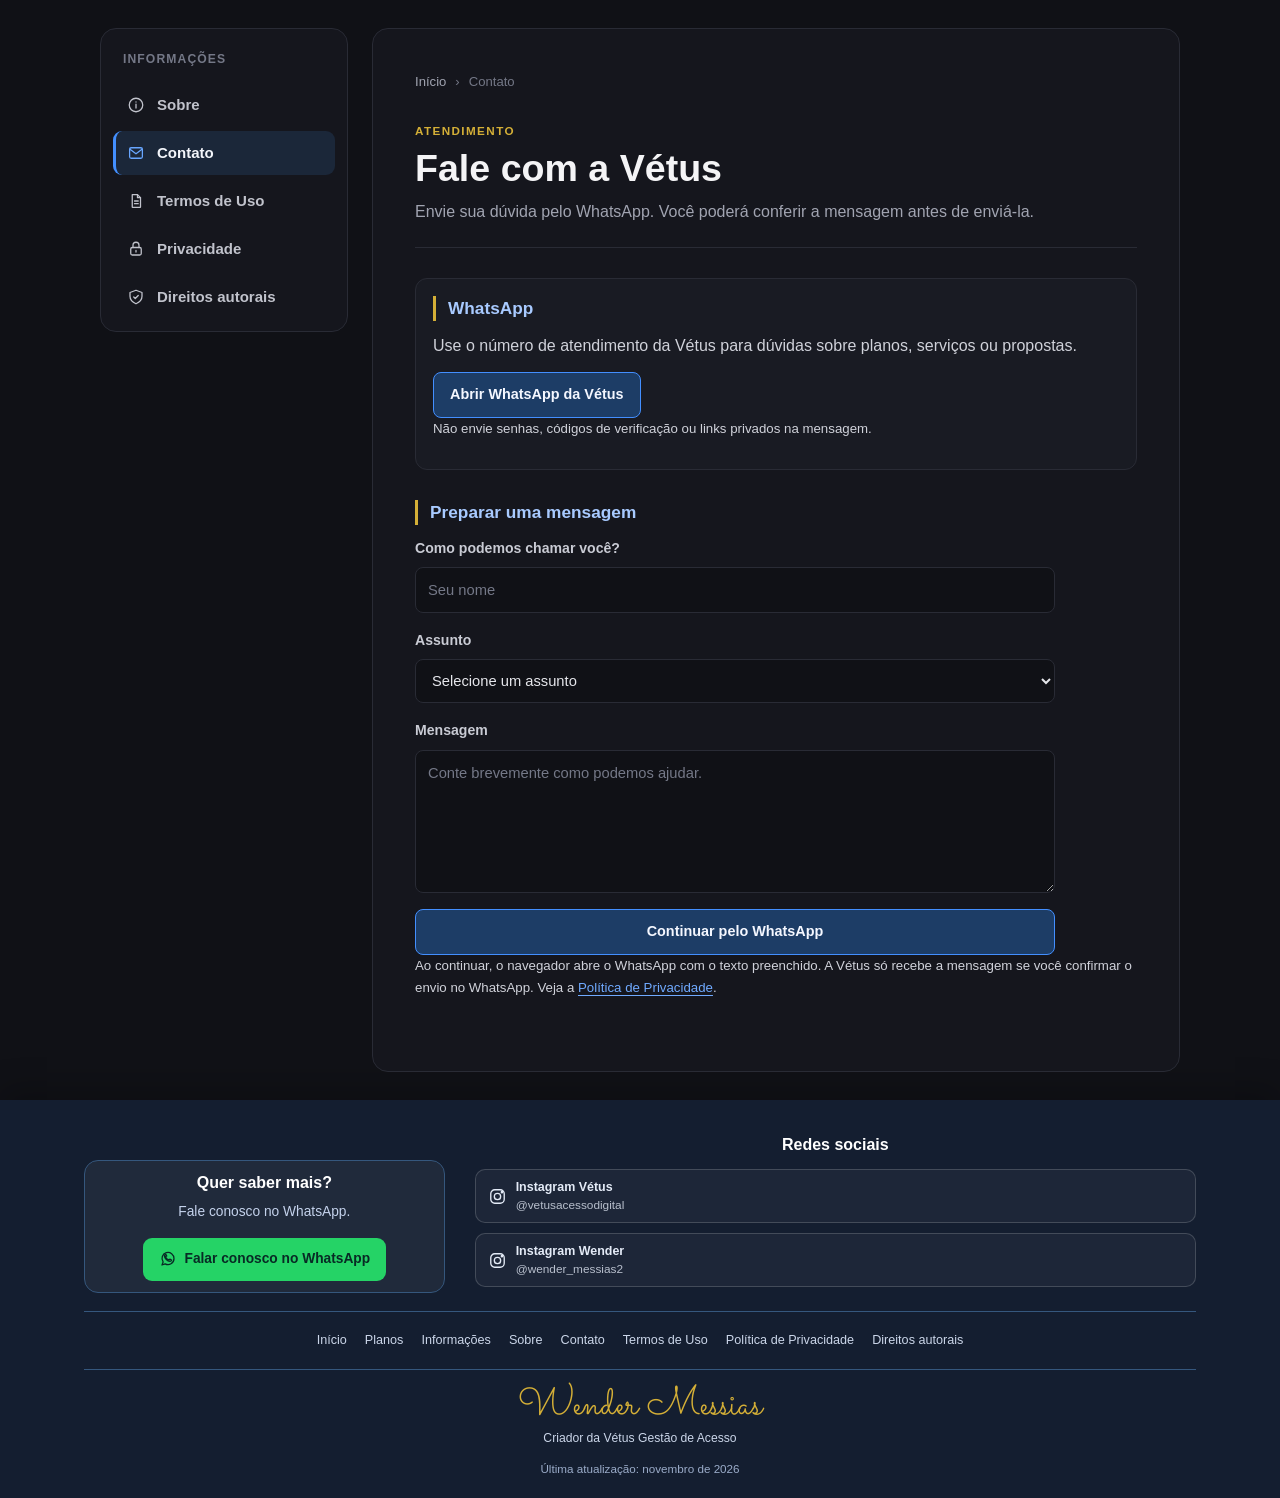
<file: informações/contato.html>
<!doctype html>
<html lang="pt-BR">
  <head>
    <meta charset="UTF-8" />
    <meta name="viewport" content="width=device-width, initial-scale=1.0" />
    <meta name="description" content="Fale com a equipe Vétus Gestão de Acesso pelo WhatsApp." />
    <title>Contato — Vétus Gestão de Acesso</title>
    <link rel="icon" href="../image/logo-vetus.webp" type="image/webp" />
    <link rel="stylesheet" href="informacoes.css" />
    <link rel="stylesheet" href="../css/social-footer.css" />
    <script src="../js/informacoes.js" defer></script>
  </head>
  <body>
    <div class="info-container">
      <aside class="info-menu">
        <div class="info-menu-cabecalho">
          <h3>INFORMAÇÕES</h3>
          <button class="info-menu-toggle" type="button" aria-expanded="false" aria-controls="info-menu-nav" aria-label="Abrir menu de informações">☰</button>
        </div>
        <nav id="info-menu-nav" aria-label="Páginas de informação">
          <a href="sobre.html" class="menu-item"><svg viewBox="0 0 24 24" aria-hidden="true"><circle cx="12" cy="12" r="9"/><path d="M12 11v5m0-8h.01"/></svg><span>Sobre</span></a>
          <a href="contato.html" class="menu-item active" aria-current="page"><svg viewBox="0 0 24 24" aria-hidden="true"><rect x="3.5" y="5" width="17" height="14" rx="2"/><path d="m4 7 8 6 8-6"/></svg><span>Contato</span></a>
          <a href="termos-de-uso.html" class="menu-item"><svg viewBox="0 0 24 24" aria-hidden="true"><path d="M7 3.5h7l4 4V20a.5.5 0 0 1-.5.5h-10A.5.5 0 0 1 7 20z"/><path d="M14 3.5v4h4M10 12h5m-5 3.5h5"/></svg><span>Termos de Uso</span></a>
          <a href="privacidade.html" class="menu-item"><svg viewBox="0 0 24 24" aria-hidden="true"><rect x="5" y="10" width="14" height="10" rx="2"/><path d="M8 10V7a4 4 0 1 1 8 0v3m-4 4v2"/></svg><span>Privacidade</span></a>
          <a href="dmca.html" class="menu-item"><svg viewBox="0 0 24 24" aria-hidden="true"><path d="M12 3 20 6v5c0 5-3.4 8-8 10-4.6-2-8-5-8-10V6z"/><path d="m9 12 2 2 4-4"/></svg><span>Direitos autorais</span></a>
        </nav>
      </aside>

      <main class="info-content">
        <div class="breadcrumb"><a href="../index.html">Início</a><span>›</span><span>Contato</span></div>
        <p class="eyebrow">ATENDIMENTO</p>
        <h1>Fale com a Vétus</h1>
        <p class="subtitulo">Envie sua dúvida pelo WhatsApp. Você poderá conferir a mensagem antes de enviá-la.</p>

        <section class="secao contato-direto">
          <h2>WhatsApp</h2>
          <p>Use o número de atendimento da Vétus para dúvidas sobre planos, serviços ou propostas.</p>
          <a class="btn-info" href="https://wa.me/5534998242733" target="_blank" rel="noopener noreferrer">Abrir WhatsApp da Vétus</a>
          <p class="nota">Não envie senhas, códigos de verificação ou links privados na mensagem.</p>
        </section>

        <section class="secao">
          <h2>Preparar uma mensagem</h2>
          <form id="contact-form" class="contact-form">
            <div class="form-grupo"><label for="nome">Como podemos chamar você?</label><input type="text" id="nome" name="nome" autocomplete="name" maxlength="100" placeholder="Seu nome" required /></div>
            <div class="form-grupo"><label for="assunto">Assunto</label><select id="assunto" name="assunto" required><option value="" selected disabled>Selecione um assunto</option><option>Dúvida sobre serviços</option><option>Solicitação de proposta</option><option>Suporte ou atendimento</option><option>Privacidade e dados pessoais</option><option>Direitos autorais</option><option>Outro assunto</option></select></div>
            <div class="form-grupo"><label for="mensagem">Mensagem</label><textarea id="mensagem" name="mensagem" rows="5" maxlength="1500" placeholder="Conte brevemente como podemos ajudar." required></textarea></div>
            <button type="submit" class="btn-info">Continuar pelo WhatsApp</button>
          </form>
          <p class="nota">Ao continuar, o navegador abre o WhatsApp com o texto preenchido. A Vétus só recebe a mensagem se você confirmar o envio no WhatsApp. Veja a <a href="privacidade.html">Política de Privacidade</a>.</p>
          <noscript><p class="nota">JavaScript está desativado; use o botão direto para abrir o WhatsApp e escreva sua mensagem por lá.</p></noscript>
        </section>

      </main>
    </div>
    <footer class="vetus-site-footer">
      <div class="vetus-site-footer__inner">
        <div class="vetus-footer-layout">
          <section class="vetus-footer-contact" aria-labelledby="footer-contact-title"><h2 id="footer-contact-title">Quer saber mais?</h2><p>Fale conosco no WhatsApp.</p><a class="vetus-footer-whatsapp" href="https://wa.me/5534998242733" target="_blank" rel="noopener noreferrer"><svg viewBox="0 0 24 24" aria-hidden="true"><path d="M20 11.5a8 8 0 0 1-11.8 7L4 20l1.5-4.1A8 8 0 1 1 20 11.5Z"/><path d="M8.5 8.5c.6 2.4 2.2 4 4.7 4.8l1.2-1.1 2 .9c.3.1.4.4.3.7-.3.9-1 1.4-2 1.4-3.7-.2-7.2-3.7-7.4-7.4 0-1 .5-1.7 1.4-2 .3-.1.6 0 .7.3l.9 2-1.8.4Z"/></svg><span>Falar conosco no WhatsApp</span></a></section>
          <section class="vetus-footer-social" aria-labelledby="footer-social-title"><h2 id="footer-social-title">Redes sociais</h2><nav class="vetus-social-links" aria-label="Redes sociais da Vétus e do criador">
            <!-- Instagram Vétus: altere o href aqui se o perfil oficial mudar. -->
            <a href="https://www.instagram.com/vetusacessodigital/" target="_blank" rel="noopener noreferrer" aria-label="Instagram Vétus, @vetusacessodigital"><svg viewBox="0 0 24 24" aria-hidden="true"><rect x="3.5" y="3.5" width="17" height="17" rx="5"/><circle cx="12" cy="12" r="4"/><circle cx="17.6" cy="6.5" r="0.8"/></svg><span class="vetus-social-copy"><strong>Instagram Vétus</strong><small>@vetusacessodigital</small></span></a>
            <!-- Instagram Wender: altere o href aqui se o perfil mudar. -->
            <a href="https://www.instagram.com/wender_messias2/" target="_blank" rel="noopener noreferrer" aria-label="Instagram Wender, @wender_messias2"><svg viewBox="0 0 24 24" aria-hidden="true"><rect x="3.5" y="3.5" width="17" height="17" rx="5"/><circle cx="12" cy="12" r="4"/><circle cx="17.6" cy="6.5" r="0.8"/></svg><span class="vetus-social-copy"><strong>Instagram Wender</strong><small>@wender_messias2</small></span></a>
          </nav></section>
        </div>
        <nav class="vetus-footer-nav" aria-label="Links do site"><a href="../index.html">Início</a><a href="../planos.html">Planos</a><a href="index.html">Informações</a><a href="sobre.html">Sobre</a><a href="contato.html">Contato</a><a href="termos-de-uso.html">Termos de Uso</a><a href="privacidade.html">Política de Privacidade</a><a href="dmca.html">Direitos autorais</a></nav>
        <div class="vetus-footer-signature" aria-label="Criador da Vétus"><span>Wender Messias</span><small>Criador da Vétus Gestão de Acesso</small></div>
        <p class="vetus-footer-updated">Última atualização: novembro de 2026</p>
      </div>
    </footer>
  </body>
</html>
</file>
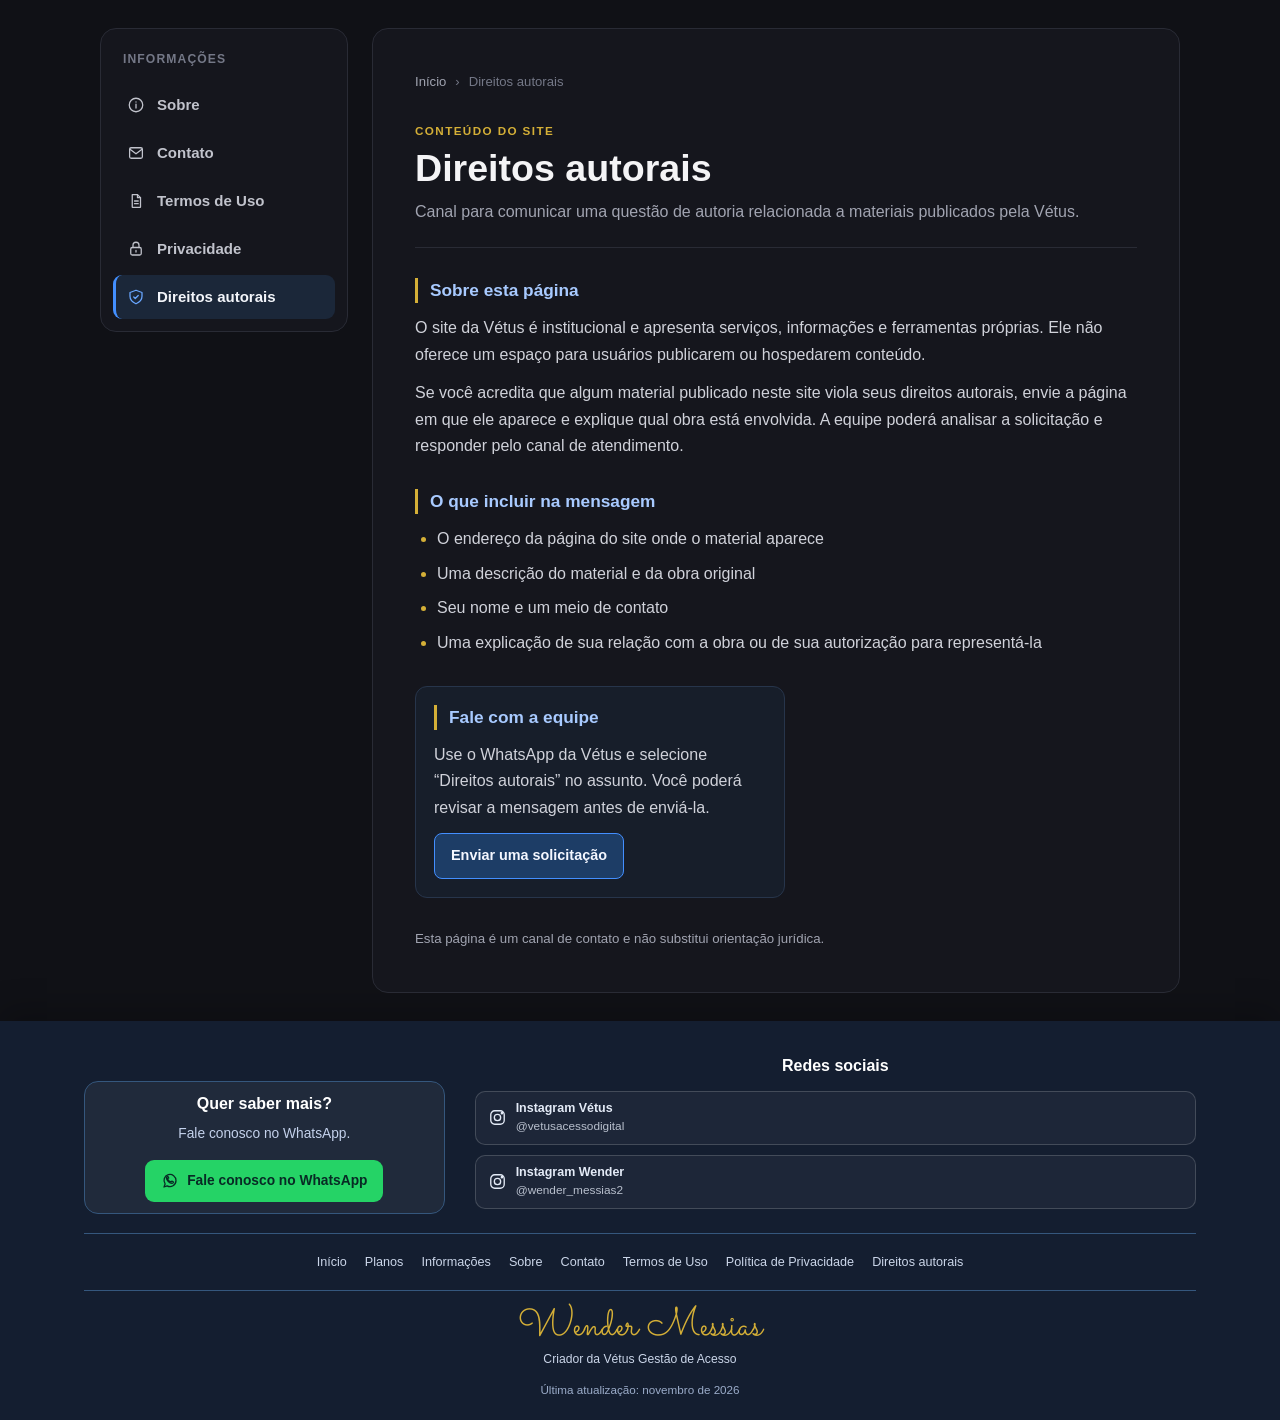
<file: informações/dmca.html>
<!doctype html>
<html lang="pt-BR">
  <head>
    <meta charset="UTF-8" />
    <meta name="viewport" content="width=device-width, initial-scale=1.0" />
    <meta name="description" content="Como falar com a Vétus sobre direitos autorais de materiais publicados no site." />
    <title>Direitos Autorais — Vétus Gestão de Acesso</title>
    <link rel="icon" href="../image/logo-vetus.webp" type="image/webp" />
    <link rel="stylesheet" href="informacoes.css" />
    <link rel="stylesheet" href="../css/social-footer.css" />
    <script src="../js/informacoes.js" defer></script>
  </head>
  <body>
    <div class="info-container">
      <aside class="info-menu">
        <div class="info-menu-cabecalho">
          <h3>INFORMAÇÕES</h3>
          <button class="info-menu-toggle" type="button" aria-expanded="false" aria-controls="info-menu-nav" aria-label="Abrir menu de informações">☰</button>
        </div>
        <nav id="info-menu-nav" aria-label="Páginas de informação">
          <a href="sobre.html" class="menu-item"><svg viewBox="0 0 24 24" aria-hidden="true"><circle cx="12" cy="12" r="9"/><path d="M12 11v5m0-8h.01"/></svg><span>Sobre</span></a>
          <a href="contato.html" class="menu-item"><svg viewBox="0 0 24 24" aria-hidden="true"><rect x="3.5" y="5" width="17" height="14" rx="2"/><path d="m4 7 8 6 8-6"/></svg><span>Contato</span></a>
          <a href="termos-de-uso.html" class="menu-item"><svg viewBox="0 0 24 24" aria-hidden="true"><path d="M7 3.5h7l4 4V20a.5.5 0 0 1-.5.5h-10A.5.5 0 0 1 7 20z"/><path d="M14 3.5v4h4M10 12h5m-5 3.5h5"/></svg><span>Termos de Uso</span></a>
          <a href="privacidade.html" class="menu-item"><svg viewBox="0 0 24 24" aria-hidden="true"><rect x="5" y="10" width="14" height="10" rx="2"/><path d="M8 10V7a4 4 0 1 1 8 0v3m-4 4v2"/></svg><span>Privacidade</span></a>
          <a href="dmca.html" class="menu-item active" aria-current="page"><svg viewBox="0 0 24 24" aria-hidden="true"><path d="M12 3 20 6v5c0 5-3.4 8-8 10-4.6-2-8-5-8-10V6z"/><path d="m9 12 2 2 4-4"/></svg><span>Direitos autorais</span></a>
        </nav>
      </aside>

      <main class="info-content">
        <div class="breadcrumb"><a href="../index.html">Início</a><span>›</span><span>Direitos autorais</span></div>
        <p class="eyebrow">CONTEÚDO DO SITE</p>
        <h1>Direitos autorais</h1>
        <p class="subtitulo">Canal para comunicar uma questão de autoria relacionada a materiais publicados pela Vétus.</p>

        <section class="secao"><h2>Sobre esta página</h2><p>O site da Vétus é institucional e apresenta serviços, informações e ferramentas próprias. Ele não oferece um espaço para usuários publicarem ou hospedarem conteúdo.</p><p>Se você acredita que algum material publicado neste site viola seus direitos autorais, envie a página em que ele aparece e explique qual obra está envolvida. A equipe poderá analisar a solicitação e responder pelo canal de atendimento.</p></section>
        <section class="secao"><h2>O que incluir na mensagem</h2><ul><li>O endereço da página do site onde o material aparece</li><li>Uma descrição do material e da obra original</li><li>Seu nome e um meio de contato</li><li>Uma explicação de sua relação com a obra ou de sua autorização para representá-la</li></ul></section>
        <section class="secao destaque-info"><h2>Fale com a equipe</h2><p>Use o WhatsApp da Vétus e selecione “Direitos autorais” no assunto. Você poderá revisar a mensagem antes de enviá-la.</p><a class="btn-info" href="https://wa.me/5534998242733?text=Ol%C3%A1%2C%20quero%20falar%20sobre%20direitos%20autorais%20em%20uma%20p%C3%A1gina%20da%20V%C3%A9tus." target="_blank" rel="noopener noreferrer">Enviar uma solicitação</a></section>
        <p class="nota">Esta página é um canal de contato e não substitui orientação jurídica.</p>
      </main>
    </div>
    <footer class="vetus-site-footer">
      <div class="vetus-site-footer__inner">
        <div class="vetus-footer-layout">
          <section class="vetus-footer-contact" aria-labelledby="footer-contact-title">
            <h2 id="footer-contact-title">Quer saber mais?</h2>
            <p>Fale conosco no WhatsApp.</p>
            <a class="vetus-footer-whatsapp" href="https://wa.me/5534998242733" target="_blank" rel="noopener noreferrer">
              <svg viewBox="0 0 24 24" aria-hidden="true"><path d="M20 11.5a8 8 0 0 1-11.8 7L4 20l1.5-4.1A8 8 0 1 1 20 11.5Z"/><path d="M8.5 8.5c.6 2.4 2.2 4 4.7 4.8l1.2-1.1 2 .9c.3.1.4.4.3.7-.3.9-1 1.4-2 1.4-3.7-.2-7.2-3.7-7.4-7.4 0-1 .5-1.7 1.4-2 .3-.1.6 0 .7.3l.9 2-1.8.4Z"/></svg>
              <span>Fale conosco no WhatsApp</span>
            </a>
          </section>
          <section class="vetus-footer-social" aria-labelledby="footer-social-title">
            <h2 id="footer-social-title">Redes sociais</h2>
            <nav class="vetus-social-links" aria-label="Redes sociais da Vétus e do criador">
              <!-- Instagram Vétus: atualize este href se o perfil oficial mudar. -->
              <a href="https://www.instagram.com/vetusacessodigital/" target="_blank" rel="noopener noreferrer" aria-label="Instagram Vétus, @vetusacessodigital"><svg viewBox="0 0 24 24" aria-hidden="true"><rect x="3.5" y="3.5" width="17" height="17" rx="5"/><circle cx="12" cy="12" r="4"/><circle cx="17.6" cy="6.5" r="0.8"/></svg><span class="vetus-social-copy"><strong>Instagram Vétus</strong><small>@vetusacessodigital</small></span></a>
              <!-- Instagram Wender: atualize este href se o perfil mudar. -->
              <a href="https://www.instagram.com/wender_messias2/" target="_blank" rel="noopener noreferrer" aria-label="Instagram Wender, @wender_messias2"><svg viewBox="0 0 24 24" aria-hidden="true"><rect x="3.5" y="3.5" width="17" height="17" rx="5"/><circle cx="12" cy="12" r="4"/><circle cx="17.6" cy="6.5" r="0.8"/></svg><span class="vetus-social-copy"><strong>Instagram Wender</strong><small>@wender_messias2</small></span></a>
            </nav>
          </section>
        </div>
        <nav class="vetus-footer-nav" aria-label="Links do site"><a href="../index.html">Início</a><a href="../planos.html">Planos</a><a href="index.html">Informações</a><a href="sobre.html">Sobre</a><a href="contato.html">Contato</a><a href="termos-de-uso.html">Termos de Uso</a><a href="privacidade.html">Política de Privacidade</a><a href="dmca.html">Direitos autorais</a></nav>
        <div class="vetus-footer-signature" aria-label="Criador da Vétus"><span>Wender Messias</span><small>Criador da Vétus Gestão de Acesso</small></div>
        <p class="vetus-footer-updated">Última atualização: novembro de 2026</p>
      </div>
    </footer>
  </body>
</html>
</file>
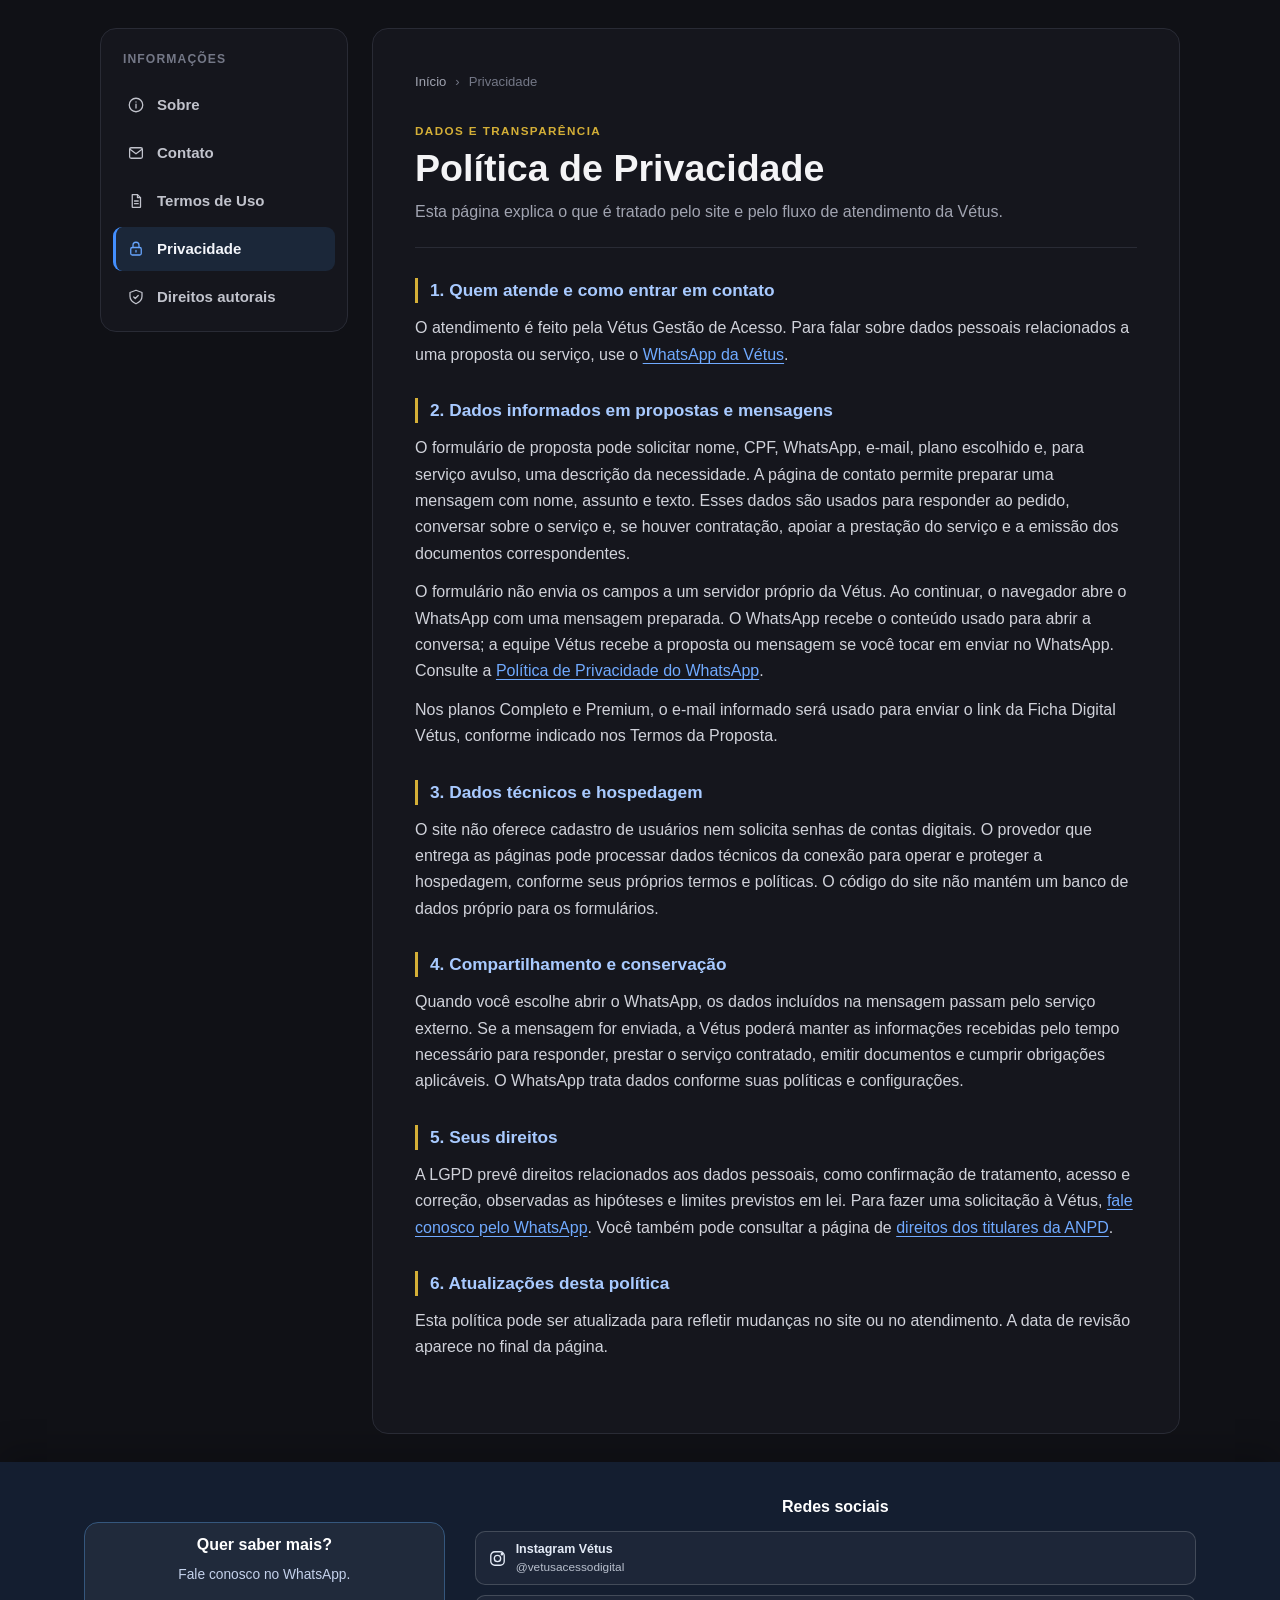
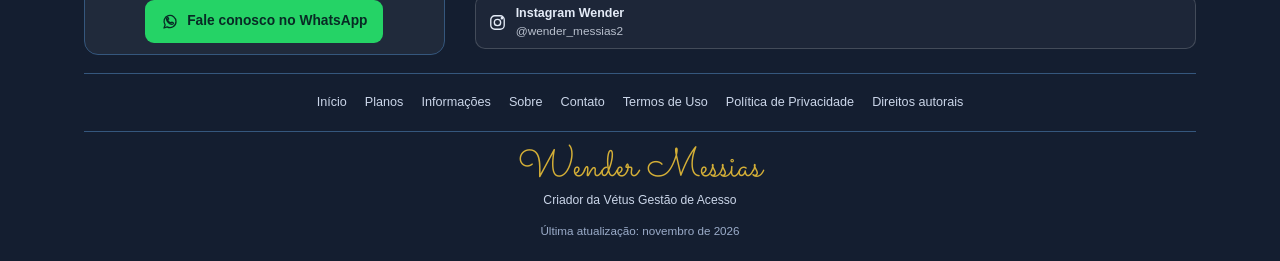
<file: informações/privacidade.html>
<!doctype html>
<html lang="pt-BR">
  <head>
    <meta charset="UTF-8" />
    <meta name="viewport" content="width=device-width, initial-scale=1.0" />
    <meta name="description" content="Saiba como o site Vétus trata dados de propostas e mensagens de contato." />
    <title>Privacidade — Vétus Gestão de Acesso</title>
    <link rel="icon" href="../image/logo-vetus.webp" type="image/webp" />
    <link rel="stylesheet" href="informacoes.css" />
    <link rel="stylesheet" href="../css/social-footer.css" />
    <script src="../js/informacoes.js" defer></script>
  </head>
  <body>
    <div class="info-container">
      <aside class="info-menu">
        <div class="info-menu-cabecalho">
          <h3>INFORMAÇÕES</h3>
          <button class="info-menu-toggle" type="button" aria-expanded="false" aria-controls="info-menu-nav" aria-label="Abrir menu de informações">☰</button>
        </div>
        <nav id="info-menu-nav" aria-label="Páginas de informação">
          <a href="sobre.html" class="menu-item"><svg viewBox="0 0 24 24" aria-hidden="true"><circle cx="12" cy="12" r="9"/><path d="M12 11v5m0-8h.01"/></svg><span>Sobre</span></a>
          <a href="contato.html" class="menu-item"><svg viewBox="0 0 24 24" aria-hidden="true"><rect x="3.5" y="5" width="17" height="14" rx="2"/><path d="m4 7 8 6 8-6"/></svg><span>Contato</span></a>
          <a href="termos-de-uso.html" class="menu-item"><svg viewBox="0 0 24 24" aria-hidden="true"><path d="M7 3.5h7l4 4V20a.5.5 0 0 1-.5.5h-10A.5.5 0 0 1 7 20z"/><path d="M14 3.5v4h4M10 12h5m-5 3.5h5"/></svg><span>Termos de Uso</span></a>
          <a href="privacidade.html" class="menu-item active" aria-current="page"><svg viewBox="0 0 24 24" aria-hidden="true"><rect x="5" y="10" width="14" height="10" rx="2"/><path d="M8 10V7a4 4 0 1 1 8 0v3m-4 4v2"/></svg><span>Privacidade</span></a>
          <a href="dmca.html" class="menu-item"><svg viewBox="0 0 24 24" aria-hidden="true"><path d="M12 3 20 6v5c0 5-3.4 8-8 10-4.6-2-8-5-8-10V6z"/><path d="m9 12 2 2 4-4"/></svg><span>Direitos autorais</span></a>
        </nav>
      </aside>

      <main class="info-content">
        <div class="breadcrumb"><a href="../index.html">Início</a><span>›</span><span>Privacidade</span></div>
        <p class="eyebrow">DADOS E TRANSPARÊNCIA</p>
        <h1>Política de Privacidade</h1>
        <p class="subtitulo">Esta página explica o que é tratado pelo site e pelo fluxo de atendimento da Vétus.</p>

        <section class="secao"><h2>1. Quem atende e como entrar em contato</h2><p>O atendimento é feito pela Vétus Gestão de Acesso. Para falar sobre dados pessoais relacionados a uma proposta ou serviço, use o <a href="https://wa.me/5534998242733?text=Ol%C3%A1%2C%20quero%20falar%20sobre%20meus%20dados%20pessoais." target="_blank" rel="noopener noreferrer">WhatsApp da Vétus</a>.</p></section>
        <section class="secao"><h2>2. Dados informados em propostas e mensagens</h2><p>O formulário de proposta pode solicitar nome, CPF, WhatsApp, e-mail, plano escolhido e, para serviço avulso, uma descrição da necessidade. A página de contato permite preparar uma mensagem com nome, assunto e texto. Esses dados são usados para responder ao pedido, conversar sobre o serviço e, se houver contratação, apoiar a prestação do serviço e a emissão dos documentos correspondentes.</p><p>O formulário não envia os campos a um servidor próprio da Vétus. Ao continuar, o navegador abre o WhatsApp com uma mensagem preparada. O WhatsApp recebe o conteúdo usado para abrir a conversa; a equipe Vétus recebe a proposta ou mensagem se você tocar em enviar no WhatsApp. Consulte a <a href="https://www.whatsapp.com/legal/privacy-policy" target="_blank" rel="noopener noreferrer">Política de Privacidade do WhatsApp</a>.</p><p>Nos planos Completo e Premium, o e-mail informado será usado para enviar o link da Ficha Digital Vétus, conforme indicado nos Termos da Proposta.</p></section>
        <section class="secao"><h2>3. Dados técnicos e hospedagem</h2><p>O site não oferece cadastro de usuários nem solicita senhas de contas digitais. O provedor que entrega as páginas pode processar dados técnicos da conexão para operar e proteger a hospedagem, conforme seus próprios termos e políticas. O código do site não mantém um banco de dados próprio para os formulários.</p></section>
        <section class="secao"><h2>4. Compartilhamento e conservação</h2><p>Quando você escolhe abrir o WhatsApp, os dados incluídos na mensagem passam pelo serviço externo. Se a mensagem for enviada, a Vétus poderá manter as informações recebidas pelo tempo necessário para responder, prestar o serviço contratado, emitir documentos e cumprir obrigações aplicáveis. O WhatsApp trata dados conforme suas políticas e configurações.</p></section>
        <section class="secao"><h2>5. Seus direitos</h2><p>A LGPD prevê direitos relacionados aos dados pessoais, como confirmação de tratamento, acesso e correção, observadas as hipóteses e limites previstos em lei. Para fazer uma solicitação à Vétus, <a href="https://wa.me/5534998242733?text=Ol%C3%A1%2C%20quero%20fazer%20uma%20solicita%C3%A7%C3%A3o%20sobre%20meus%20dados%20pessoais." target="_blank" rel="noopener noreferrer">fale conosco pelo WhatsApp</a>. Você também pode consultar a página de <a href="https://www.gov.br/anpd/pt-br/assuntos/titular-de-dados-1/direito-dos-titulares" target="_blank" rel="noopener noreferrer">direitos dos titulares da ANPD</a>.</p></section>
        <section class="secao"><h2>6. Atualizações desta política</h2><p>Esta política pode ser atualizada para refletir mudanças no site ou no atendimento. A data de revisão aparece no final da página.</p></section>
      </main>
    </div>
    <footer class="vetus-site-footer">
      <div class="vetus-site-footer__inner">
        <div class="vetus-footer-layout">
          <section class="vetus-footer-contact" aria-labelledby="footer-contact-title">
            <h2 id="footer-contact-title">Quer saber mais?</h2>
            <p>Fale conosco no WhatsApp.</p>
            <a class="vetus-footer-whatsapp" href="https://wa.me/5534998242733" target="_blank" rel="noopener noreferrer">
              <svg viewBox="0 0 24 24" aria-hidden="true"><path d="M20 11.5a8 8 0 0 1-11.8 7L4 20l1.5-4.1A8 8 0 1 1 20 11.5Z"/><path d="M8.5 8.5c.6 2.4 2.2 4 4.7 4.8l1.2-1.1 2 .9c.3.1.4.4.3.7-.3.9-1 1.4-2 1.4-3.7-.2-7.2-3.7-7.4-7.4 0-1 .5-1.7 1.4-2 .3-.1.6 0 .7.3l.9 2-1.8.4Z"/></svg>
              <span>Fale conosco no WhatsApp</span>
            </a>
          </section>
          <section class="vetus-footer-social" aria-labelledby="footer-social-title">
            <h2 id="footer-social-title">Redes sociais</h2>
            <nav class="vetus-social-links" aria-label="Redes sociais da Vétus e do criador">
              <!-- Instagram Vétus: atualize este href se o perfil oficial mudar. -->
              <a href="https://www.instagram.com/vetusacessodigital/" target="_blank" rel="noopener noreferrer" aria-label="Instagram Vétus, @vetusacessodigital"><svg viewBox="0 0 24 24" aria-hidden="true"><rect x="3.5" y="3.5" width="17" height="17" rx="5"/><circle cx="12" cy="12" r="4"/><circle cx="17.6" cy="6.5" r="0.8"/></svg><span class="vetus-social-copy"><strong>Instagram Vétus</strong><small>@vetusacessodigital</small></span></a>
              <!-- Instagram Wender: atualize este href se o perfil mudar. -->
              <a href="https://www.instagram.com/wender_messias2/" target="_blank" rel="noopener noreferrer" aria-label="Instagram Wender, @wender_messias2"><svg viewBox="0 0 24 24" aria-hidden="true"><rect x="3.5" y="3.5" width="17" height="17" rx="5"/><circle cx="12" cy="12" r="4"/><circle cx="17.6" cy="6.5" r="0.8"/></svg><span class="vetus-social-copy"><strong>Instagram Wender</strong><small>@wender_messias2</small></span></a>
            </nav>
          </section>
        </div>
        <nav class="vetus-footer-nav" aria-label="Links do site"><a href="../index.html">Início</a><a href="../planos.html">Planos</a><a href="index.html">Informações</a><a href="sobre.html">Sobre</a><a href="contato.html">Contato</a><a href="termos-de-uso.html">Termos de Uso</a><a href="privacidade.html">Política de Privacidade</a><a href="dmca.html">Direitos autorais</a></nav>
        <div class="vetus-footer-signature" aria-label="Criador da Vétus"><span>Wender Messias</span><small>Criador da Vétus Gestão de Acesso</small></div>
        <p class="vetus-footer-updated">Última atualização: novembro de 2026</p>
      </div>
    </footer>
  </body>
</html>
</file>
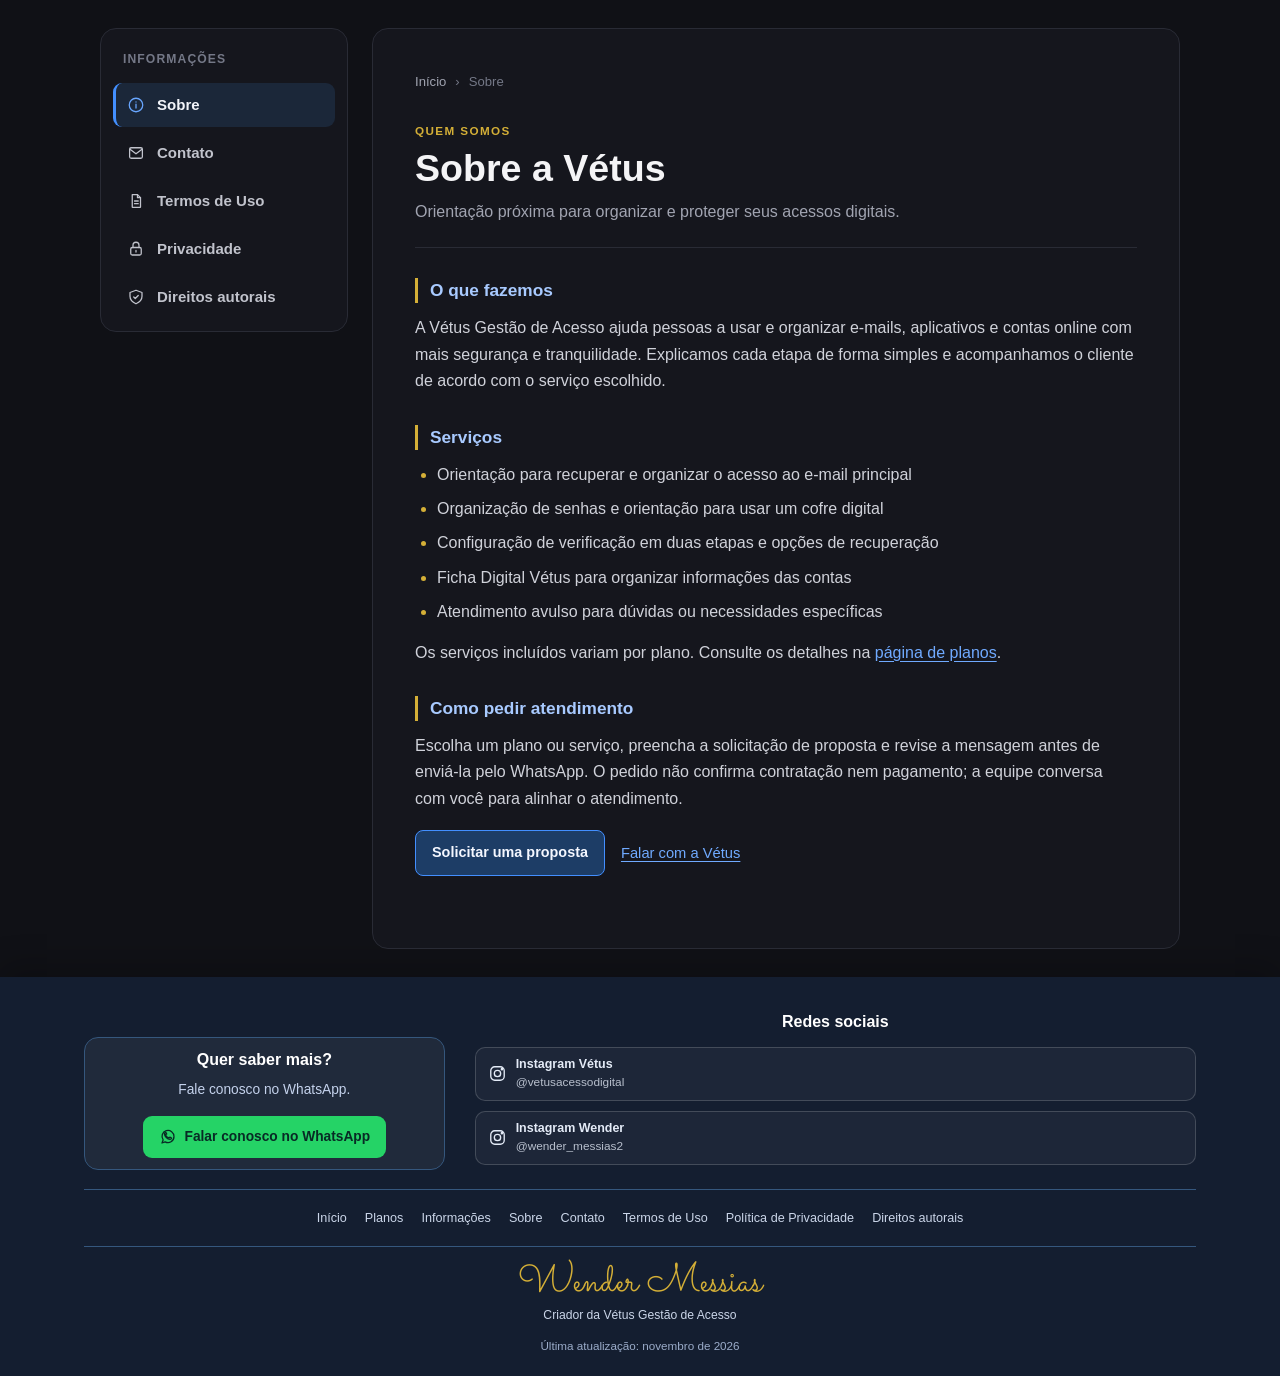
<file: informações/sobre.html>
<!doctype html>
<html lang="pt-BR">
  <head>
    <meta charset="UTF-8" />
    <meta name="viewport" content="width=device-width, initial-scale=1.0" />
    <meta name="description" content="Conheça a Vétus Gestão de Acesso e seus serviços de orientação digital." />
    <title>Sobre — Vétus Gestão de Acesso</title>
    <link rel="icon" href="../image/logo-vetus.webp" type="image/webp" />
    <link rel="stylesheet" href="informacoes.css" />
    <link rel="stylesheet" href="../css/social-footer.css" />
    <script src="../js/informacoes.js" defer></script>
  </head>
  <body>
    <div class="info-container">
      <aside class="info-menu">
        <div class="info-menu-cabecalho">
          <h3>INFORMAÇÕES</h3>
          <button class="info-menu-toggle" type="button" aria-expanded="false" aria-controls="info-menu-nav" aria-label="Abrir menu de informações">☰</button>
        </div>
        <nav id="info-menu-nav" aria-label="Páginas de informação">
          <a href="sobre.html" class="menu-item active" aria-current="page"><svg viewBox="0 0 24 24" aria-hidden="true"><circle cx="12" cy="12" r="9"/><path d="M12 11v5m0-8h.01"/></svg><span>Sobre</span></a>
          <a href="contato.html" class="menu-item"><svg viewBox="0 0 24 24" aria-hidden="true"><rect x="3.5" y="5" width="17" height="14" rx="2"/><path d="m4 7 8 6 8-6"/></svg><span>Contato</span></a>
          <a href="termos-de-uso.html" class="menu-item"><svg viewBox="0 0 24 24" aria-hidden="true"><path d="M7 3.5h7l4 4V20a.5.5 0 0 1-.5.5h-10A.5.5 0 0 1 7 20z"/><path d="M14 3.5v4h4M10 12h5m-5 3.5h5"/></svg><span>Termos de Uso</span></a>
          <a href="privacidade.html" class="menu-item"><svg viewBox="0 0 24 24" aria-hidden="true"><rect x="5" y="10" width="14" height="10" rx="2"/><path d="M8 10V7a4 4 0 1 1 8 0v3m-4 4v2"/></svg><span>Privacidade</span></a>
          <a href="dmca.html" class="menu-item"><svg viewBox="0 0 24 24" aria-hidden="true"><path d="M12 3 20 6v5c0 5-3.4 8-8 10-4.6-2-8-5-8-10V6z"/><path d="m9 12 2 2 4-4"/></svg><span>Direitos autorais</span></a>
        </nav>
      </aside>

      <main class="info-content">
        <div class="breadcrumb"><a href="../index.html">Início</a><span>›</span><span>Sobre</span></div>
        <p class="eyebrow">QUEM SOMOS</p>
        <h1>Sobre a Vétus</h1>
        <p class="subtitulo">Orientação próxima para organizar e proteger seus acessos digitais.</p>

        <section class="secao">
          <h2>O que fazemos</h2>
          <p>A Vétus Gestão de Acesso ajuda pessoas a usar e organizar e-mails, aplicativos e contas online com mais segurança e tranquilidade. Explicamos cada etapa de forma simples e acompanhamos o cliente de acordo com o serviço escolhido.</p>
        </section>

        <section class="secao">
          <h2>Serviços</h2>
          <ul>
            <li>Orientação para recuperar e organizar o acesso ao e-mail principal</li>
            <li>Organização de senhas e orientação para usar um cofre digital</li>
            <li>Configuração de verificação em duas etapas e opções de recuperação</li>
            <li>Ficha Digital Vétus para organizar informações das contas</li>
            <li>Atendimento avulso para dúvidas ou necessidades específicas</li>
          </ul>
        <p>Os serviços incluídos variam por plano. Consulte os detalhes na <a href="../planos.html#planos">página de planos</a>.</p>
        </section>

        <section class="secao">
          <h2>Como pedir atendimento</h2>
          <p>Escolha um plano ou serviço, preencha a solicitação de proposta e revise a mensagem antes de enviá-la pelo WhatsApp. O pedido não confirma contratação nem pagamento; a equipe conversa com você para alinhar o atendimento.</p>
          <div class="acoes-info"><a class="btn-info" href="../pre-servico.html">Solicitar uma proposta</a><a class="link-secundario" href="contato.html">Falar com a Vétus</a></div>
        </section>

      </main>
    </div>
    <footer class="vetus-site-footer">
      <div class="vetus-site-footer__inner">
        <div class="vetus-footer-layout">
          <section class="vetus-footer-contact" aria-labelledby="footer-contact-title"><h2 id="footer-contact-title">Quer saber mais?</h2><p>Fale conosco no WhatsApp.</p><a class="vetus-footer-whatsapp" href="https://wa.me/5534998242733" target="_blank" rel="noopener noreferrer"><svg viewBox="0 0 24 24" aria-hidden="true"><path d="M20 11.5a8 8 0 0 1-11.8 7L4 20l1.5-4.1A8 8 0 1 1 20 11.5Z"/><path d="M8.5 8.5c.6 2.4 2.2 4 4.7 4.8l1.2-1.1 2 .9c.3.1.4.4.3.7-.3.9-1 1.4-2 1.4-3.7-.2-7.2-3.7-7.4-7.4 0-1 .5-1.7 1.4-2 .3-.1.6 0 .7.3l.9 2-1.8.4Z"/></svg><span>Falar conosco no WhatsApp</span></a></section>
          <section class="vetus-footer-social" aria-labelledby="footer-social-title"><h2 id="footer-social-title">Redes sociais</h2><nav class="vetus-social-links" aria-label="Redes sociais da Vétus e do criador">
            <!-- Instagram Vétus: altere o href aqui se o perfil oficial mudar. -->
            <a href="https://www.instagram.com/vetusacessodigital/" target="_blank" rel="noopener noreferrer" aria-label="Instagram Vétus, @vetusacessodigital"><svg viewBox="0 0 24 24" aria-hidden="true"><rect x="3.5" y="3.5" width="17" height="17" rx="5"/><circle cx="12" cy="12" r="4"/><circle cx="17.6" cy="6.5" r="0.8"/></svg><span class="vetus-social-copy"><strong>Instagram Vétus</strong><small>@vetusacessodigital</small></span></a>
            <!-- Instagram Wender: altere o href aqui se o perfil mudar. -->
            <a href="https://www.instagram.com/wender_messias2/" target="_blank" rel="noopener noreferrer" aria-label="Instagram Wender, @wender_messias2"><svg viewBox="0 0 24 24" aria-hidden="true"><rect x="3.5" y="3.5" width="17" height="17" rx="5"/><circle cx="12" cy="12" r="4"/><circle cx="17.6" cy="6.5" r="0.8"/></svg><span class="vetus-social-copy"><strong>Instagram Wender</strong><small>@wender_messias2</small></span></a>
          </nav></section>
        </div>
        <nav class="vetus-footer-nav" aria-label="Links do site"><a href="../index.html">Início</a><a href="../planos.html">Planos</a><a href="index.html">Informações</a><a href="sobre.html">Sobre</a><a href="contato.html">Contato</a><a href="termos-de-uso.html">Termos de Uso</a><a href="privacidade.html">Política de Privacidade</a><a href="dmca.html">Direitos autorais</a></nav>
        <div class="vetus-footer-signature" aria-label="Criador da Vétus"><span>Wender Messias</span><small>Criador da Vétus Gestão de Acesso</small></div>
        <p class="vetus-footer-updated">Última atualização: novembro de 2026</p>
      </div>
    </footer>
  </body>
</html>
</file>
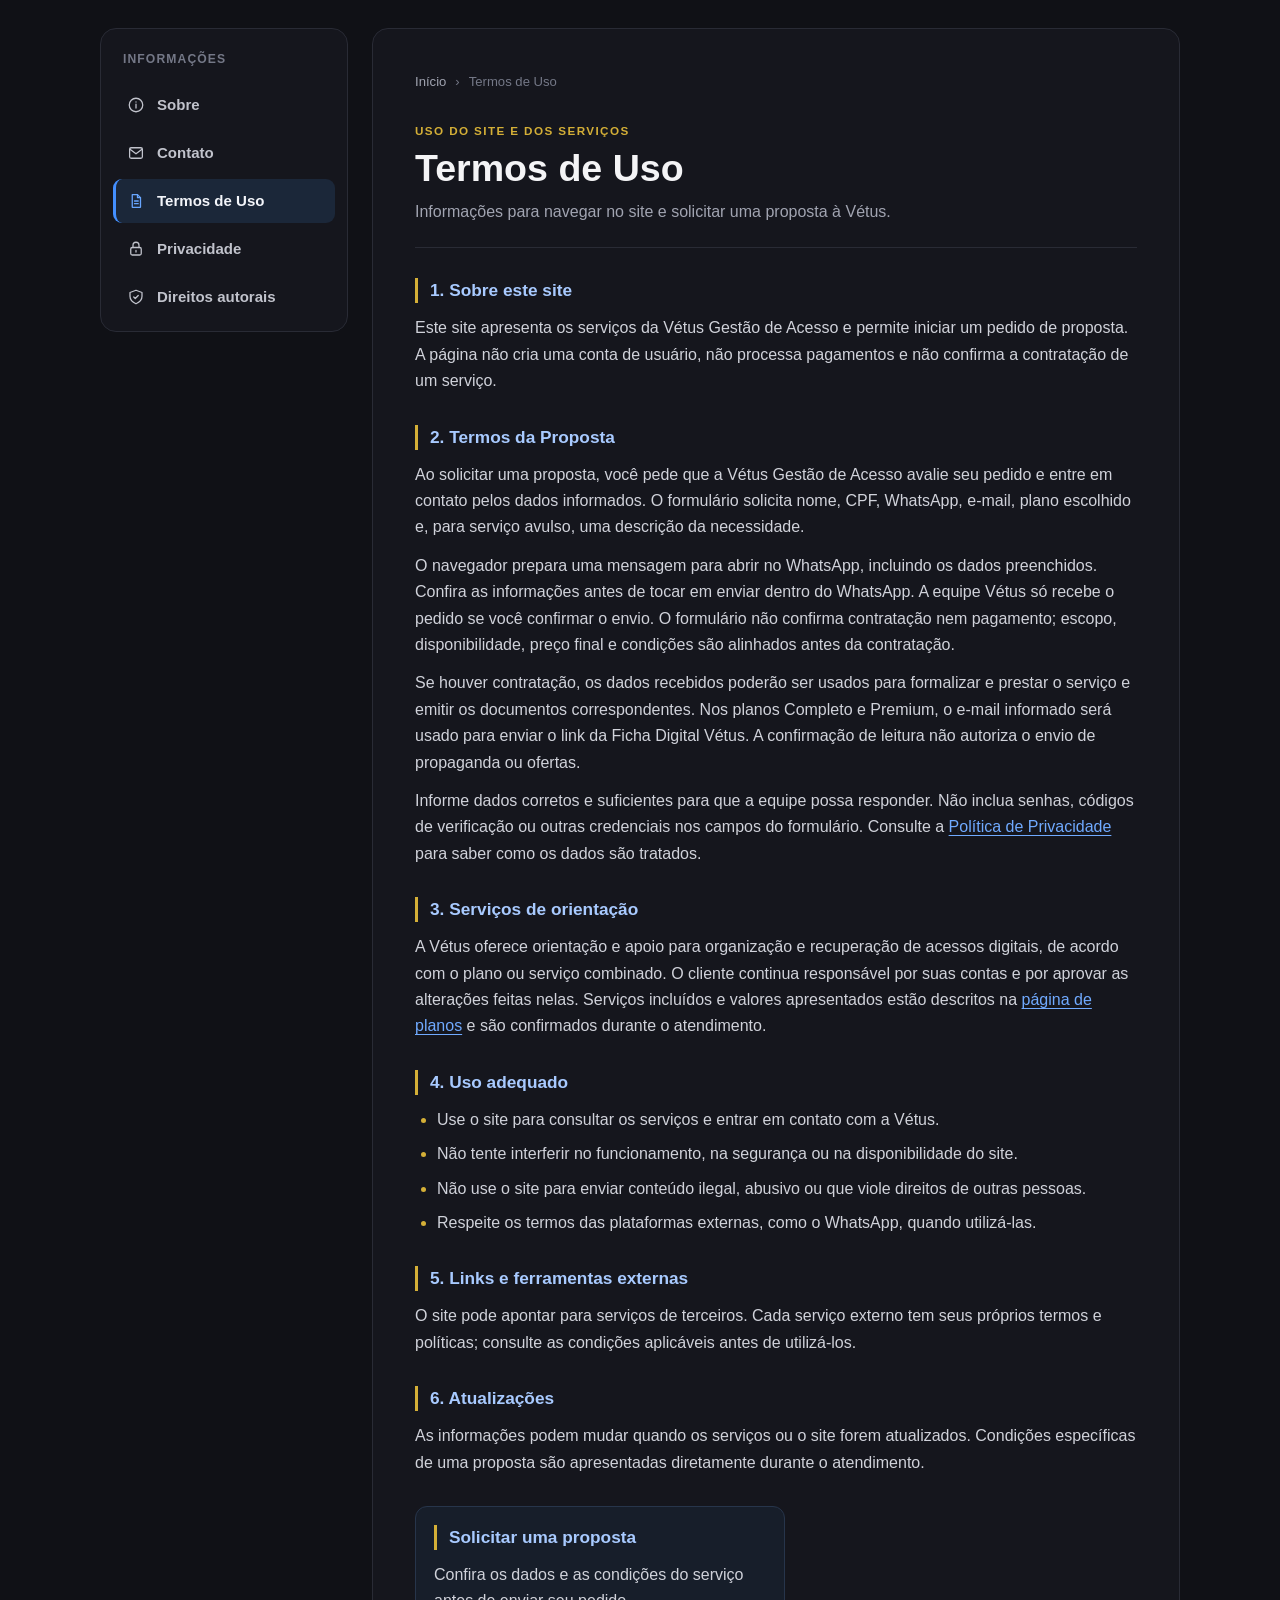
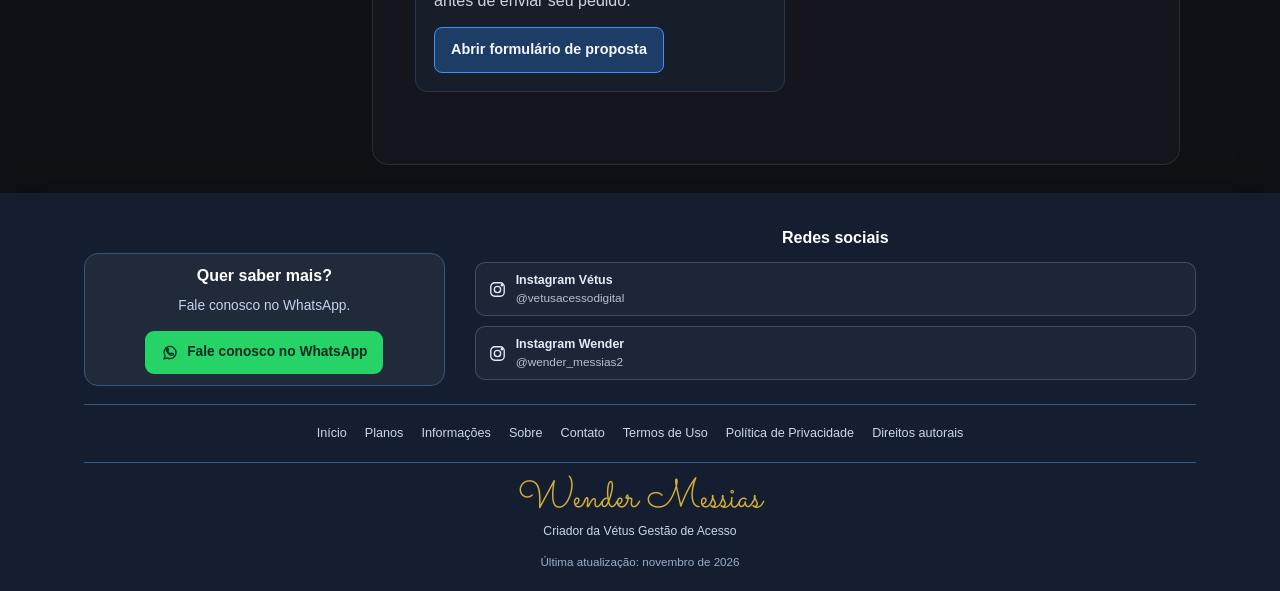
<file: informações/termos-de-uso.html>
<!doctype html>
<html lang="pt-BR">
  <head>
    <meta charset="UTF-8" />
    <meta name="viewport" content="width=device-width, initial-scale=1.0" />
    <meta name="description" content="Termos de uso do site e orientações para solicitar serviços da Vétus." />
    <title>Termos de Uso — Vétus Gestão de Acesso</title>
    <link rel="icon" href="../image/logo-vetus.webp" type="image/webp" />
    <link rel="stylesheet" href="informacoes.css" />
    <link rel="stylesheet" href="../css/social-footer.css" />
    <script src="../js/informacoes.js" defer></script>
  </head>
  <body>
    <div class="info-container">
      <aside class="info-menu">
        <div class="info-menu-cabecalho">
          <h3>INFORMAÇÕES</h3>
          <button class="info-menu-toggle" type="button" aria-expanded="false" aria-controls="info-menu-nav" aria-label="Abrir menu de informações">☰</button>
        </div>
        <nav id="info-menu-nav" aria-label="Páginas de informação">
          <a href="sobre.html" class="menu-item"><svg viewBox="0 0 24 24" aria-hidden="true"><circle cx="12" cy="12" r="9"/><path d="M12 11v5m0-8h.01"/></svg><span>Sobre</span></a>
          <a href="contato.html" class="menu-item"><svg viewBox="0 0 24 24" aria-hidden="true"><rect x="3.5" y="5" width="17" height="14" rx="2"/><path d="m4 7 8 6 8-6"/></svg><span>Contato</span></a>
          <a href="termos-de-uso.html" class="menu-item active" aria-current="page"><svg viewBox="0 0 24 24" aria-hidden="true"><path d="M7 3.5h7l4 4V20a.5.5 0 0 1-.5.5h-10A.5.5 0 0 1 7 20z"/><path d="M14 3.5v4h4M10 12h5m-5 3.5h5"/></svg><span>Termos de Uso</span></a>
          <a href="privacidade.html" class="menu-item"><svg viewBox="0 0 24 24" aria-hidden="true"><rect x="5" y="10" width="14" height="10" rx="2"/><path d="M8 10V7a4 4 0 1 1 8 0v3m-4 4v2"/></svg><span>Privacidade</span></a>
          <a href="dmca.html" class="menu-item"><svg viewBox="0 0 24 24" aria-hidden="true"><path d="M12 3 20 6v5c0 5-3.4 8-8 10-4.6-2-8-5-8-10V6z"/><path d="m9 12 2 2 4-4"/></svg><span>Direitos autorais</span></a>
        </nav>
      </aside>

      <main class="info-content">
        <div class="breadcrumb"><a href="../index.html">Início</a><span>›</span><span>Termos de Uso</span></div>
        <p class="eyebrow">USO DO SITE E DOS SERVIÇOS</p>
        <h1>Termos de Uso</h1>
        <p class="subtitulo">Informações para navegar no site e solicitar uma proposta à Vétus.</p>

        <section class="secao"><h2>1. Sobre este site</h2><p>Este site apresenta os serviços da Vétus Gestão de Acesso e permite iniciar um pedido de proposta. A página não cria uma conta de usuário, não processa pagamentos e não confirma a contratação de um serviço.</p></section>
        <section class="secao" id="proposta">
          <h2>2. Termos da Proposta</h2>
          <p>Ao solicitar uma proposta, você pede que a Vétus Gestão de Acesso avalie seu pedido e entre em contato pelos dados informados. O formulário solicita nome, CPF, WhatsApp, e-mail, plano escolhido e, para serviço avulso, uma descrição da necessidade.</p>
          <p>O navegador prepara uma mensagem para abrir no WhatsApp, incluindo os dados preenchidos. Confira as informações antes de tocar em enviar dentro do WhatsApp. A equipe Vétus só recebe o pedido se você confirmar o envio. O formulário não confirma contratação nem pagamento; escopo, disponibilidade, preço final e condições são alinhados antes da contratação.</p>
          <p>Se houver contratação, os dados recebidos poderão ser usados para formalizar e prestar o serviço e emitir os documentos correspondentes. Nos planos Completo e Premium, o e-mail informado será usado para enviar o link da Ficha Digital Vétus. A confirmação de leitura não autoriza o envio de propaganda ou ofertas.</p>
          <p>Informe dados corretos e suficientes para que a equipe possa responder. Não inclua senhas, códigos de verificação ou outras credenciais nos campos do formulário. Consulte a <a href="privacidade.html">Política de Privacidade</a> para saber como os dados são tratados.</p>
        </section>
        <section class="secao"><h2>3. Serviços de orientação</h2><p>A Vétus oferece orientação e apoio para organização e recuperação de acessos digitais, de acordo com o plano ou serviço combinado. O cliente continua responsável por suas contas e por aprovar as alterações feitas nelas. Serviços incluídos e valores apresentados estão descritos na <a href="../planos.html#planos">página de planos</a> e são confirmados durante o atendimento.</p></section>
        <section class="secao"><h2>4. Uso adequado</h2><ul><li>Use o site para consultar os serviços e entrar em contato com a Vétus.</li><li>Não tente interferir no funcionamento, na segurança ou na disponibilidade do site.</li><li>Não use o site para enviar conteúdo ilegal, abusivo ou que viole direitos de outras pessoas.</li><li>Respeite os termos das plataformas externas, como o WhatsApp, quando utilizá-las.</li></ul></section>
        <section class="secao"><h2>5. Links e ferramentas externas</h2><p>O site pode apontar para serviços de terceiros. Cada serviço externo tem seus próprios termos e políticas; consulte as condições aplicáveis antes de utilizá-los.</p></section>
        <section class="secao"><h2>6. Atualizações</h2><p>As informações podem mudar quando os serviços ou o site forem atualizados. Condições específicas de uma proposta são apresentadas diretamente durante o atendimento.</p></section>

        <section class="secao destaque-info"><h2>Solicitar uma proposta</h2><p>Confira os dados e as condições do serviço antes de enviar seu pedido.</p><a class="btn-info" href="../pre-servico.html">Abrir formulário de proposta</a></section>
      </main>
    </div>
    <footer class="vetus-site-footer">
      <div class="vetus-site-footer__inner">
        <div class="vetus-footer-layout">
          <section class="vetus-footer-contact" aria-labelledby="footer-contact-title">
            <h2 id="footer-contact-title">Quer saber mais?</h2>
            <p>Fale conosco no WhatsApp.</p>
            <a class="vetus-footer-whatsapp" href="https://wa.me/5534998242733" target="_blank" rel="noopener noreferrer">
              <svg viewBox="0 0 24 24" aria-hidden="true"><path d="M20 11.5a8 8 0 0 1-11.8 7L4 20l1.5-4.1A8 8 0 1 1 20 11.5Z"/><path d="M8.5 8.5c.6 2.4 2.2 4 4.7 4.8l1.2-1.1 2 .9c.3.1.4.4.3.7-.3.9-1 1.4-2 1.4-3.7-.2-7.2-3.7-7.4-7.4 0-1 .5-1.7 1.4-2 .3-.1.6 0 .7.3l.9 2-1.8.4Z"/></svg>
              <span>Fale conosco no WhatsApp</span>
            </a>
          </section>
          <section class="vetus-footer-social" aria-labelledby="footer-social-title">
            <h2 id="footer-social-title">Redes sociais</h2>
            <nav class="vetus-social-links" aria-label="Redes sociais da Vétus e do criador">
              <!-- Instagram Vétus: atualize este href se o perfil oficial mudar. -->
              <a href="https://www.instagram.com/vetusacessodigital/" target="_blank" rel="noopener noreferrer" aria-label="Instagram Vétus, @vetusacessodigital"><svg viewBox="0 0 24 24" aria-hidden="true"><rect x="3.5" y="3.5" width="17" height="17" rx="5"/><circle cx="12" cy="12" r="4"/><circle cx="17.6" cy="6.5" r="0.8"/></svg><span class="vetus-social-copy"><strong>Instagram Vétus</strong><small>@vetusacessodigital</small></span></a>
              <!-- Instagram Wender: atualize este href se o perfil mudar. -->
              <a href="https://www.instagram.com/wender_messias2/" target="_blank" rel="noopener noreferrer" aria-label="Instagram Wender, @wender_messias2"><svg viewBox="0 0 24 24" aria-hidden="true"><rect x="3.5" y="3.5" width="17" height="17" rx="5"/><circle cx="12" cy="12" r="4"/><circle cx="17.6" cy="6.5" r="0.8"/></svg><span class="vetus-social-copy"><strong>Instagram Wender</strong><small>@wender_messias2</small></span></a>
            </nav>
          </section>
        </div>
        <nav class="vetus-footer-nav" aria-label="Links do site"><a href="../index.html">Início</a><a href="../planos.html">Planos</a><a href="index.html">Informações</a><a href="sobre.html">Sobre</a><a href="contato.html">Contato</a><a href="termos-de-uso.html">Termos de Uso</a><a href="privacidade.html">Política de Privacidade</a><a href="dmca.html">Direitos autorais</a></nav>
        <div class="vetus-footer-signature" aria-label="Criador da Vétus"><span>Wender Messias</span><small>Criador da Vétus Gestão de Acesso</small></div>
        <p class="vetus-footer-updated">Última atualização: novembro de 2026</p>
      </div>
    </footer>
  </body>
</html>
</file>
<file: css/vetusofc.css>
* {
    margin: 0;
    padding: 0;
    box-sizing: border-box;
    font-family: 'Segoe UI', Tahoma, Geneva, Verdana, sans-serif;
}

body {
    background: #17203B;
    min-height: 100vh;
    padding: 30px 20px;
}

.container {
    max-width: 1100px;
    margin: 0 auto;
}

.header {
    text-align: center;
    color: white;
    margin-bottom: 40px;
}

.logo {
    max-width: 200px;
    margin-bottom: 20px;
    border-radius: 8%;
    /* filter: invert(1); */
}

.header h1 {
    font-size: 30px;
    margin-bottom: 8px;
}

.subtitulo {
    opacity: 0.8;
    font-size: 17px;
}

/* SOBRE A VÉTUS */
.sobre-vetus {
    width: min(100%, 585px);
    position: static;
    background: white;
    border-radius: 16px;
    padding: 35px 30px;
    margin: 0 auto 50px;
    box-shadow: 0 10px 40px rgba(0, 0, 0, 0.25);
}

.sobre-vetus h2 {
    color: #0A2357;
    font-size: 24px;
    margin-bottom: 15px;
    padding-bottom: 10px;
    border-bottom: 2px solid #D4AF37;
}

.sobre-vetus p {
    font-size: 16px;
    line-height: 1.8;
    color: #444;
    margin-bottom: 10px;
}

.diferenca {
    text-align: center;
    font-weight: 600;
    color: #0A2357;
    margin-top: 15px;
    padding: 15px;
    background: #fef9e7;
    border-radius: 8px;
}

.titulo-planos {
    text-align: center;
    color: white;
    font-size: 24px;
    margin-bottom: 35px;
}

/* GRADE DOS PLANOS — 3 PLANOS ACIMA E AVULSO ABAIXO */
.planos-grid {
    display: grid;
    grid-template-columns: repeat(3, minmax(0, 1fr));
    align-items: stretch;
    gap: 25px;
    margin-bottom: 40px;
}

.plano-card {
    background: white;
    border-radius: 16px;
    padding: 30px 25px;
    box-shadow: 0 10px 40px rgba(0, 0, 0, 0.25);
    transition: transform 0.3s ease, box-shadow 0.3s ease;
    position: relative;
    cursor: pointer;
    display: flex;
    flex-direction: column;
    min-width: 0;
    border: 3px solid transparent;
}

.plano-card:hover {
    transform: translateY(-8px);
    box-shadow: 0 15px 50px rgba(0, 0, 0, 0.35);
}

.plano-card.destaque {
    border-color: #D4AF37;
    transform: none;
}

.plano-card.destaque:hover {
    transform: translateY(-8px);
}

.etiqueta-destaque {
    position: absolute;
    top: -12px;
    right: 20px;
    background: #D4AF37;
    color: #2b2b2b;
    padding: 4px 12px;
    border-radius: 20px;
    font-size: 12px;
    font-weight: 600;
}

.plano-card.avulso {
    border: 2px dashed #0A2357;
    background: #f8f9fa;
    grid-column: 1 / -1;
    display: grid;
    grid-template-columns: minmax(190px, 0.9fr) minmax(250px, 1.15fr) minmax(300px, 1.6fr) minmax(170px, 0.85fr);
    align-items: center;
    gap: 18px;
}

.plano-card:not(.avulso) .beneficios {
    flex: 1;
}

.plano-card.avulso h3 {
    margin-bottom: 0;
}

.plano-card.avulso .preco {
    margin-bottom: 0;
}

.plano-card.avulso .beneficios {
    display: grid;
    grid-template-columns: repeat(2, minmax(0, 1fr));
    column-gap: 20px;
    margin-bottom: 0;
}

.plano-card.avulso .beneficios li {
    padding: 5px 0;
}

.plano-card h3 {
    font-size: 22px;
    color: #0A2357;
    margin-bottom: 5px;
}

.subtitulo-plano {
    color: #666;
    font-size: 14px;
    margin-bottom: 15px;
    font-style: italic;
}

.preco {
    margin-bottom: 25px;
}

.valor {
    font-size: 32px;
    font-weight: 700;
    color: #0A2357;
}

.periodo {
    font-size: 16px;
    color: #777;
}

.beneficios {
    list-style: none;
    margin-bottom: 30px;
}

.beneficios li {
    padding: 8px 0;
    font-size: 15px;
    color: #444;
    border-bottom: 1px solid #f0f0f0;
}

.beneficios li.indisponivel {
    color: #aaa;
}

.btn-escolher {
    width: 100%;
    height: 50px;
    min-height: 50px;
    border: none;
    background: linear-gradient(135deg, #0A2357 0%, #16213e 100%);
    color: white;
    padding: 14px;
    border-radius: 8px;
    font-size: 16px;
    font-weight: 600;
    cursor: pointer;
    transition: transform 0.2s, box-shadow 0.2s;
}

.plano-card:not(.avulso) .btn-escolher {
    margin-top: auto;
}

/* .btn-escolher:hover {
    transform: scale(1.03);
    box-shadow: 0 5px 20px rgba(10, 35, 87, 0.4);
} */

.destaque .btn-escolher {
    background: linear-gradient(135deg, #D4AF37 0%, #b8860b 100%);
    color: #2b2b2b;
}

/* SABER MAIS — CONTATO */
.contato-mais {
    background: white;
    border-radius: 16px;
    padding: 30px 25px;
    margin-top: 40px;
    text-align: center;
    box-shadow: 0 10px 40px rgba(0, 0, 0, 0.25);
}

.contato-mais h3 {
    color: #0A2357;
    font-size: 20px;
    margin-bottom: 10px;
}

.contato-mais p {
    color: #555;
    margin-bottom: 20px;
}

.btn-whats-contato {
    display: inline-block;
    background: linear-gradient(135deg, #25D366 0%, #128C7E 100%);
    color: white;
    padding: 14px 30px;
    border-radius: 8px;
    font-size: 16px;
    font-weight: 600;
    text-decoration: none;
    transition: transform 0.2s, box-shadow 0.2s;
}

.btn-whats-contato:hover {
    transform: scale(1.03);
    box-shadow: 0 5px 20px rgba(37, 211, 102, 0.4);
}

.site-footer {
    margin: 36px auto 0;
    padding: 22px 10px 8px;
    border-top: 1px solid rgba(255, 255, 255, 0.2);
    color: rgba(255, 255, 255, 0.72);
    text-align: center;
}

.site-footer p {
    margin: 0 0 12px;
    font-size: 14px;
    font-weight: 650;
}

.site-footer nav {
    display: flex;
    flex-wrap: wrap;
    justify-content: center;
    gap: 8px 18px;
}

.site-footer a {
    color: rgba(255, 255, 255, 0.78);
    font-size: 13px;
    text-decoration: none;
}

.site-footer a:hover {
    color: #fff;
    text-decoration: underline;
    text-underline-offset: 3px;
}

/* Ajuste intermediário para manter o Serviço Avulso compacto */
@media (max-width: 900px) {
    .plano-card.avulso {
        grid-template-columns: repeat(2, minmax(0, 1fr));
    }

    .plano-card.avulso h3 {
        grid-column: 1;
    }

    .plano-card.avulso .preco {
        grid-column: 2;
    }

    .plano-card.avulso .beneficios,
    .plano-card.avulso .btn-escolher {
        grid-column: 1 / -1;
    }
}

/* RESPONSIVO — CELULAR */
@media (max-width: 768px) {
    .planos-grid {
        grid-template-columns: 1fr;
    }

    .plano-card.destaque {
        transform: none;
    }

    .plano-card.destaque:hover {
        transform: translateY(-8px);
    }

    .plano-card.avulso {
        grid-template-columns: minmax(0, 1fr);
        gap: 0;
    }

    .plano-card.avulso h3,
    .plano-card.avulso .preco,
    .plano-card.avulso .beneficios,
    .plano-card.avulso .btn-escolher {
        grid-column: 1;
    }

    .plano-card.avulso h3 {
        margin-bottom: 5px;
    }

    .plano-card.avulso .preco {
        margin-bottom: 15px;
    }
}

@media (max-width: 480px) {
    body {
        padding: 20px 15px;
    }
    .sobre-vetus,
    .plano-card,
    .contato-mais {
        padding: 25px 20px;
    }
}
</file>
<file: css/social-footer.css>
@import url('https://fonts.googleapis.com/css2?family=Sacramento&display=swap');

.vetus-social-footer {
  margin-top: 14px;
  color: inherit;
  text-align: center;
}

.vetus-social-footer-standalone {
  margin-top: 20px;
  padding-top: 18px;
  border-top: 1px solid rgba(255, 255, 255, 0.18);
}

.vetus-social-heading {
  margin: 0 0 12px;
  font-size: 0.9rem;
  font-weight: 650;
}

.vetus-social-links {
  display: flex;
  flex-wrap: wrap;
  justify-content: center;
  gap: 9px;
}

.vetus-social-links a {
  display: inline-flex;
  min-height: 48px;
  align-items: center;
  gap: 9px;
  padding: 8px 12px;
  border: 1px solid rgba(255, 255, 255, 0.18);
  border-radius: 10px;
  color: inherit;
  font-size: 0.8rem;
  text-align: left;
  text-decoration: none;
  transition: background-color 150ms ease, border-color 150ms ease, transform 150ms ease;
}

.vetus-social-links a:hover {
  transform: translateY(-1px);
  border-color: rgba(255, 255, 255, 0.38);
  background: rgba(255, 255, 255, 0.08);
  color: inherit;
}

.vetus-social-links a:focus-visible {
  outline: 2px solid #70aaff;
  outline-offset: 3px;
}

.vetus-social-links svg {
  width: 19px;
  height: 19px;
  flex: 0 0 19px;
  fill: none;
  stroke: currentColor;
  stroke-width: 1.7;
  stroke-linecap: round;
  stroke-linejoin: round;
}

.vetus-social-copy {
  display: grid;
  gap: 2px;
  line-height: 1.25;
}

.vetus-social-copy strong {
  font-size: 0.78rem;
}

.vetus-social-copy small {
  opacity: 0.78;
  font-size: 0.74rem;
}

@media (max-width: 520px) {
  .vetus-social-links a {
    flex: 1 1 100%;
    justify-content: center;
    max-width: 300px;
  }
}

@media (prefers-reduced-motion: reduce) {
  .vetus-social-links a {
    transition: none;
  }
}

html {
  overflow-x: clip;
}

.vetus-site-footer {
  width: 100vw;
  margin-top: 24px;
  margin-left: calc(50% - 50vw);
  background: #141E30;
  color: #f4f7fc;
  box-shadow: 0 -12px 30px rgba(0, 0, 0, 0.2);
}

.vetus-site-footer__inner {
  width: min(1160px, 100%);
  margin: 0 auto;
  padding: 34px 24px 20px;
}

.vetus-footer-layout {
  display: grid;
  grid-template-columns: minmax(230px, 0.8fr) minmax(0, 1.6fr);
  gap: 30px;
  align-items: center;
}

.vetus-footer-brand {
  margin: 0 0 14px;
  color: #dbe6fb;
  font-size: 0.88rem;
  font-weight: 700;
  letter-spacing: 0.04em;
  text-align: center;
}

.vetus-footer-contact {
  position: relative;
  top: 16px;
  padding: 11px;
  border: 1px solid #35577D;
  border-radius: 14px;
  background: rgba(255, 255, 255, 0.055);
  text-align: center;
}

.vetus-footer-contact h2,
.vetus-footer-social h2 {
  margin: 0 0 8px;
  color: #fff;
  font-size: 1rem;
  line-height: 1.35;
}

.vetus-footer-contact p {
  margin: 0 0 14px;
  color: #c4d2ec;
  font-size: 0.86rem;
}

.vetus-footer-whatsapp {
  display: inline-flex;
  align-items: center;
  justify-content: center;
  gap: 8px;
  padding: 10px 16px;
  border-radius: 9px;
  background: #25d366;
  color: #082a25;
  font-size: 0.86rem;
  font-weight: 750;
  text-decoration: none;
  transition: background-color 150ms ease, transform 150ms ease;
}

.vetus-footer-whatsapp svg {
  width: 18px;
  height: 18px;
  flex: 0 0 18px;
  fill: none;
  stroke: currentColor;
  stroke-width: 1.7;
  stroke-linecap: round;
  stroke-linejoin: round;
}

.vetus-footer-whatsapp:hover {
  transform: translateY(-1px);
  background: #42e17a;
  color: #082a25;
}

.vetus-footer-social h2 {
  margin-bottom: 14px;
  text-align: center;
}

.vetus-site-footer .vetus-social-links {
  display: grid;
  grid-template-columns: minmax(0, 1fr);
  gap: 10px;
}

.vetus-site-footer .vetus-social-links a {
  width: 100%;
  max-width: none;
  flex: none;
  min-height: 54px;
  justify-content: flex-start;
  border-color: rgba(255, 255, 255, 0.17);
  background: rgba(255, 255, 255, 0.04);
  color: #e4ebf7;
}

.vetus-site-footer .vetus-social-links a:hover {
  border-color: rgba(140, 184, 255, 0.55);
  background: rgba(87, 139, 216, 0.15);
  color: #fff;
}

.vetus-footer-nav {
  display: flex;
  flex-wrap: wrap;
  justify-content: center;
  gap: 8px 18px;
  margin-top: 24px;
  padding-top: 18px;
  border-top: 1px solid #35577D;
}

.vetus-footer-nav a {
  color: #cbd6e9;
  font-size: 0.79rem;
  text-decoration: none;
  text-underline-offset: 3px;
}

.vetus-footer-nav a:hover {
  color: #fff;
  text-decoration: underline;
}

.vetus-footer-updated {
  margin: 12px 0 0;
  color: #9bacc9;
  font-size: 0.73rem;
  text-align: center;
}

.vetus-footer-signature {
  display: grid;
  justify-items: center;
  gap: 2px;
  margin-top: 18px;
  padding-top: 14px;
  border-top: 1px solid #35577D;
  text-align: center;
}

.vetus-footer-signature span {
  color: #d4af37;
  font-family: 'Sacramento', 'Segoe Script', 'Brush Script MT', cursive;
  font-size: clamp(2rem, 4vw, 2.5rem);
  font-weight: 400;
  line-height: 1.1;
}

.vetus-footer-signature small {
  color: #cbd6e9;
  font-size: 0.76rem;
  line-height: 1.4;
}

.vetus-site-footer a:focus-visible {
  outline: 2px solid #9dc4ff;
  outline-offset: 3px;
}

@media (max-width: 760px) {
  .vetus-site-footer__inner {
    padding: 28px 16px 18px;
  }

  .vetus-footer-layout {
    grid-template-columns: 1fr;
    gap: 24px;
  }

  .vetus-site-footer .vetus-social-links a {
    flex-basis: 100%;
    max-width: 380px;
  }
}
</file>
<file: css/inicio.css>
/* Estilos exclusivos da página inicial. A página de planos mantém vetusofc.css. */
.pagina-inicio {
    --inicio-azul: #0A2357;
    --inicio-fundo: #17203B;
    --inicio-dourado: #D4AF37;
    --inicio-whatsapp: #25D366;
    --inicio-whatsapp-escuro: #128C7E;
    --inicio-texto: #444;
    --inicio-branco: #fff;
    padding: 0;
    color: var(--inicio-texto);
    background: var(--inicio-fundo);
}

.pagina-inicio .container {
    width: min(100% - 40px, 1100px);
}

.pagina-inicio .cabecalho {
    position: relative;
    z-index: 1;
    background: var(--inicio-fundo);
    border-bottom: 1px solid rgba(255, 255, 255, 0.14);
}

.pagina-inicio .cabecalho>.container {
    min-height: 92px;
    display: flex;
    align-items: center;
    justify-content: space-between;
    gap: 28px;
}

.pagina-inicio .cabecalho .logo {
    flex: 0 0 auto;
    max-width: none;
    margin: 0;
    border-radius: 0;
}

.pagina-inicio .cabecalho .logo img {
    display: block;
    width: 76px;
    height: 76px;
    object-fit: contain;
    border-radius: 8%;
}

.pagina-inicio .menu {
    display: flex;
    flex-wrap: wrap;
    justify-content: flex-end;
    gap: 8px;
}

.pagina-inicio .menu a {
    display: inline-flex;
    align-items: center;
    min-height: 42px;
    padding: 9px 15px;
    border: 1px solid transparent;
    border-radius: 8px;
    color: rgba(255, 255, 255, 0.86);
    font-size: 15px;
    font-weight: 600;
    text-decoration: none;
    transition: color 0.2s ease, background-color 0.2s ease, border-color 0.2s ease;
}

.pagina-inicio .menu a:hover,
.pagina-inicio .menu a:focus-visible {
    color: var(--inicio-branco);
    background: rgba(255, 255, 255, 0.08);
    border-color: rgba(212, 175, 55, 0.55);
}

.pagina-inicio .menu a.ativo {
    color: var(--inicio-dourado);
    border-color: rgba(212, 175, 55, 0.65);
}

.pagina-inicio .banner {
    /* padding: clamp(68px, 10vw, 112px) 0; */
    color: var(--inicio-branco);
    text-align: center;
    background: radial-gradient(ellipse at top, #23345c 0%, var(--inicio-fundo) 72%);
}

.pagina-inicio .banner-conteudo {
    max-width: 900px;
}

.pagina-inicio .banner h1 {
    margin-bottom: 14px;
    color: var(--inicio-branco);
    font-size: clamp(2.1rem, 5vw, 3.4rem);
    line-height: 1.12;
}

.pagina-inicio .banner h2 {
    margin: 0 auto 18px;
    color: var(--inicio-dourado);
    font-size: clamp(1.2rem, 2.8vw, 1.75rem);
    line-height: 1.35;
}

.pagina-inicio .banner p {
    max-width: 760px;
    margin: 0 auto;
    color: rgba(255, 255, 255, 0.84);
    font-size: 1.08rem;
    line-height: 1.8;
}

.pagina-inicio .botoes-banner {
    display: flex;
    flex-wrap: wrap;
    justify-content: center;
    gap: 14px;
    margin-top: 30px;
}

.pagina-inicio .botao {
    display: inline-flex;
    min-height: 50px;
    align-items: center;
    justify-content: center;
    padding: 13px 22px;
    border: 0;
    border-radius: 8px;
    color: var(--inicio-branco);
    font-size: 16px;
    font-weight: 700;
    line-height: 1.25;
    text-align: center;
    text-decoration: none;
    transition: transform 0.2s ease, box-shadow 0.2s ease, filter 0.2s ease;
}

.pagina-inicio .botao:hover,
.pagina-inicio .botao:focus-visible {
    transform: translateY(-2px);
    filter: brightness(1.04);
}

.pagina-inicio .botao.dourado {
    color: #2b2b2b;
    background: linear-gradient(135deg, var(--inicio-dourado), #b8860b);
    box-shadow: 0 5px 18px rgba(212, 175, 55, 0.2);
}

.pagina-inicio .botao.verde {
    background: linear-gradient(135deg, var(--inicio-whatsapp), var(--inicio-whatsapp-escuro));
    box-shadow: 0 5px 18px rgba(37, 211, 102, 0.22);
}

.pagina-inicio .secao-branca,
.pagina-inicio .secao-azul {
    width: min(calc(100% - 40px), 1100px);
    margin: 34px auto;
    padding: clamp(28px, 5vw, 48px);
    border-radius: 16px;
    box-shadow: 0 10px 40px rgba(0, 0, 0, 0.25);
}

.pagina-inicio .secao-branca {
    background: var(--inicio-branco);
}

.pagina-inicio .secao-azul {
    color: rgba(255, 255, 255, 0.86);
    background: linear-gradient(135deg, var(--inicio-azul), #16213e);
    border: 1px solid rgba(212, 175, 55, 0.35);
}

.pagina-inicio .secao-branca h2,
.pagina-inicio .secao-azul h2 {
    margin-bottom: 18px;
    padding-bottom: 12px;
    border-bottom: 2px solid var(--inicio-dourado);
    font-size: clamp(1.45rem, 3vw, 1.8rem);
    line-height: 1.3;
}

.pagina-inicio .secao-branca h2 {
    color: var(--inicio-azul);
}

.pagina-inicio .secao-azul h2 {
    color: var(--inicio-branco);
}

.pagina-inicio .link-instagram-criador {
    color: var(--inicio-dourado);
    text-decoration: underline;
    text-underline-offset: 3px;
}

.pagina-inicio .link-instagram-criador:hover,
.pagina-inicio .link-instagram-criador:focus-visible {
    color: var(--inicio-branco);
}

.pagina-inicio .secao-criador .link-instagram-criador {
    color: var(--inicio-azul);
}

.pagina-inicio .secao-criador .link-instagram-criador:hover,
.pagina-inicio .secao-criador .link-instagram-criador:focus-visible {
    color: #16213e;
}

.pagina-inicio .secao-branca p,
.pagina-inicio .secao-azul p {
    margin: 0 0 14px;
    font-size: 16px;
    line-height: 1.8;
}

.pagina-inicio .secao-branca p:last-child,
.pagina-inicio .secao-azul p:last-child {
    margin-bottom: 0;
}

.pagina-inicio .passos {
    display: grid;
    /* grid-template-columns: repeat(auto-fit, minmax(min(100%, 220px), 1fr));
    gap: 18px; */
    grid-template-columns: repeat(5, 1fr);
    gap: 16px;
    margin: 26px 0 30px;
}

.pagina-inicio .passo {
    min-width: 0;
    padding: 22px 20px;
    border: 1px solid #e7e9ef;
    border-top: 3px solid var(--inicio-dourado);
    border-radius: 12px;
    background: #fff;
    box-shadow: 0 6px 20px rgba(10, 35, 87, 0.08);
}

.pagina-inicio .passo h3 {
    margin-bottom: 9px;
    color: var(--inicio-azul);
    font-size: 19px;
}

.pagina-inicio .aviso-ficha-propria {
    margin: -8px 0 24px;
    color: var(--inicio-dourado);
    font-size: 15px;
    font-weight: 700;
    line-height: 1.5;
    text-align: center;
}

.pagina-inicio .passo p {
    margin: 0;
    color: var(--inicio-texto);
    font-size: 15px;
    line-height: 1.65;
}

.pagina-inicio .centro {
    text-align: center;
}

.pagina-inicio .footer {
    margin-top: 46px;
    padding: 38px 0 20px;
    color: rgba(255, 255, 255, 0.78);
    background: #11192f;
    border-top: 1px solid rgba(255, 255, 255, 0.15);
}

.pagina-inicio .footer-conteudo {
    display: grid;
    grid-template-columns: repeat(2, minmax(0, 1fr));
    gap: 36px;
    padding-bottom: 28px;
}

.pagina-inicio .footer h3 {
    margin-bottom: 9px;
    color: var(--inicio-branco);
    font-size: 20px;
}

.pagina-inicio .footer p {
    margin-bottom: 16px;
    line-height: 1.6;
}

.pagina-inicio .redes-linhas {
    display: grid;
    grid-template-columns: repeat(2, minmax(0, 1fr));
    gap: 10px;
}

.pagina-inicio .botao-rede {
    display: flex;
    min-height: 44px;
    align-items: center;
    padding: 10px 13px;
    border: 1px solid rgba(212, 175, 55, 0.34);
    border-radius: 8px;
    color: rgba(255, 255, 255, 0.86);
    font-size: 14px;
    text-decoration: none;
    transition: background-color 0.2s ease, border-color 0.2s ease;
}

.pagina-inicio .botao-rede:hover,
.pagina-inicio .botao-rede:focus-visible {
    color: var(--inicio-branco);
    background: rgba(255, 255, 255, 0.07);
    border-color: var(--inicio-dourado);
}

.pagina-inicio .footer-links {
    display: flex;
    flex-wrap: wrap;
    justify-content: center;
    gap: 10px 22px;
    width: min(100% - 40px, 1100px);
    margin: 0 auto;
    padding-top: 18px;
    border-top: 1px solid rgba(255, 255, 255, 0.14);
}

.pagina-inicio .footer-links a {
    color: rgba(255, 255, 255, 0.74);
    font-size: 13px;
    text-decoration: none;
}

.pagina-inicio .footer-links a:hover,
.pagina-inicio .footer-links a:focus-visible {
    color: var(--inicio-dourado);
    text-decoration: underline;
    text-underline-offset: 3px;
}

@media (max-width: 700px) {
    .pagina-inicio .passo h3 {
        font-size: 20px;
    }

    .pagina-inicio .passos {
        grid-template-columns: 1fr;
    }

    .pagina-inicio .cabecalho>.container {
        min-height: auto;
        flex-direction: column;
        gap: 8px;
        padding-top: 14px;
        padding-bottom: 14px;
    }

    .pagina-inicio .cabecalho .logo img {
        width: 64px;
        height: 64px;
    }

    .pagina-inicio .menu {
        justify-content: center;
    }

    .pagina-inicio .menu a {
        padding-inline: 11px;
        font-size: 14px;
    }

    .pagina-inicio .banner {
        padding: 64px 0 72px;
    }

    .pagina-inicio .footer-conteudo {
        grid-template-columns: 1fr;
        gap: 28px;
    }
}

@media (max-width: 480px) {

    .pagina-inicio .container,
    .pagina-inicio .secao-branca,
    .pagina-inicio .secao-azul,
    .pagina-inicio .footer-links {
        width: calc(100% - 30px);
    }

    .pagina-inicio .botoes-banner {
        flex-direction: column;
        align-items: stretch;
        gap: 10px;
    }

    .pagina-inicio .secao-branca,
    .pagina-inicio .secao-azul {
        margin-block: 20px;
        padding: 25px 20px;
    }

    .pagina-inicio .redes-linhas {
        grid-template-columns: 1fr;
    }
}

@media (prefers-reduced-motion: reduce) {

    .pagina-inicio *,
    .pagina-inicio *::before,
    .pagina-inicio *::after {
        scroll-behavior: auto !important;
        transition-duration: 0.01ms !important;
    }
}
</file>
<file: informações/informacoes.css>
:root {
  color-scheme: dark;
  --page: #101116;
  --surface: #15161d;
  --surface-raised: #191b23;
  --border: #292b35;
  --text: #e5e6eb;
  --muted: #a1a4b1;
  --quiet: #747887;
  --blue: #438fff;
  --blue-soft: #1b2739;
  --gold: #d4af37;
}

* {
  box-sizing: border-box;
}

html {
  scroll-behavior: smooth;
}

body {
  margin: 0;
  min-height: 100vh;
  background: var(--page);
  color: var(--text);
  font-family: "Segoe UI", Tahoma, Geneva, Verdana, sans-serif;
  line-height: 1.65;
}

.pagina-informacoes .vetus-site-footer {
  background: #141E30;
}

a {
  color: #70aaff;
  text-underline-offset: 3px;
}

a:hover {
  color: #a3c9ff;
}

.info-container {
  display: grid;
  grid-template-columns: 248px minmax(0, 1fr);
  gap: 24px;
  width: min(1120px, 100%);
  margin: 28px auto;
  padding: 0 20px;
  align-items: start;
}

.info-menu,
.info-content {
  border: 1px solid var(--border);
  border-radius: 16px;
  background: var(--surface);
}

.info-menu {
  position: sticky;
  top: 24px;
  padding: 18px 12px 12px;
}

.info-menu-cabecalho {
  display: flex;
  align-items: center;
  justify-content: space-between;
}

.info-menu-toggle {
  display: none;
  min-width: 42px;
  min-height: 42px;
  align-items: center;
  justify-content: center;
  border: 1px solid var(--border);
  border-radius: 8px;
  background: var(--surface-raised);
  color: var(--text);
  font: inherit;
  font-size: 1.3rem;
  cursor: pointer;
}

.info-menu-toggle:focus-visible {
  outline: 2px solid #82b5ff;
  outline-offset: 3px;
}

.info-menu h3 {
  margin: 2px 10px 14px;
  color: var(--quiet);
  font-size: 0.76rem;
  font-weight: 700;
  letter-spacing: 0.09em;
}

.info-menu nav {
  display: grid;
  gap: 4px;
}

.menu-item {
  display: flex;
  min-height: 44px;
  align-items: center;
  gap: 12px;
  padding: 9px 11px;
  border-left: 3px solid transparent;
  border-radius: 9px;
  color: #c1c3cc;
  font-size: 0.94rem;
  font-weight: 600;
  text-decoration: none;
  transition: background-color 150ms ease, color 150ms ease, border-color 150ms ease;
}

.menu-item svg,
.card-icon svg {
  width: 18px;
  height: 18px;
  flex: 0 0 18px;
  fill: none;
  stroke: currentColor;
  stroke-width: 1.7;
  stroke-linecap: round;
  stroke-linejoin: round;
}

.menu-item:hover {
  background: #20222b;
  color: #fff;
}

.menu-item.active {
  border-left-color: var(--blue);
  background: var(--blue-soft);
  color: #f3f5fa;
}

.menu-item.active svg {
  color: #68a6ff;
}

.menu-item:focus-visible,
.info-content a:focus-visible,
.contact-form button:focus-visible,
.contact-form input:focus-visible,
.contact-form select:focus-visible,
.contact-form textarea:focus-visible {
  outline: 2px solid #82b5ff;
  outline-offset: 3px;
}

.info-content {
  min-width: 0;
  padding: clamp(22px, 4vw, 42px);
}

.breadcrumb {
  display: flex;
  align-items: center;
  gap: 9px;
  margin-bottom: 28px;
  color: var(--quiet);
  font-size: 0.82rem;
}

.breadcrumb a {
  color: var(--muted);
  text-decoration: none;
}

.breadcrumb a:hover {
  color: #fff;
}

.eyebrow {
  margin: 0 0 6px;
  color: var(--gold);
  font-size: 0.73rem;
  font-weight: 700;
  letter-spacing: 0.12em;
}

.info-content h1 {
  margin: 0 0 8px;
  color: #f4f4f6;
  font-size: clamp(1.75rem, 4vw, 2.35rem);
  line-height: 1.2;
}

.subtitulo {
  margin: 0 0 30px;
  padding-bottom: 22px;
  border-bottom: 1px solid var(--border);
  color: var(--muted);
  font-size: 1rem;
}

.secao {
  margin: 0 0 30px;
}

.secao h2 {
  margin: 0 0 12px;
  padding-left: 12px;
  border-left: 3px solid var(--gold);
  color: #a8caff;
  font-size: 1.08rem;
  line-height: 1.45;
}

.secao p {
  margin: 0 0 12px;
  color: #d0d2da;
}

.secao ul {
  display: grid;
  gap: 8px;
  margin: 0 0 14px;
  padding-left: 22px;
  color: #d0d2da;
}

.secao li::marker {
  color: var(--gold);
}

.info-cards {
  display: grid;
  grid-template-columns: repeat(2, minmax(0, 1fr));
  gap: 10px;
}

.info-card {
  display: grid;
  grid-template-columns: 32px minmax(0, 1fr);
  gap: 2px 10px;
  align-items: center;
  min-height: 74px;
  padding: 13px 14px;
  border: 1px solid var(--border);
  border-radius: 11px;
  background: var(--surface-raised);
  color: var(--text);
  text-decoration: none;
  transition: border-color 150ms ease, background-color 150ms ease, transform 150ms ease;
}

.info-card:hover {
  transform: translateY(-1px);
  border-color: #3a6cae;
  background: #1b202b;
  color: #fff;
}

.card-icon {
  display: grid;
  grid-row: span 2;
  width: 32px;
  height: 32px;
  place-items: center;
  border-radius: 8px;
  background: #202a3a;
  color: #78adff;
}

.info-card strong {
  font-size: 0.92rem;
}

.info-card > span:last-child {
  color: var(--muted);
  font-size: 0.79rem;
  line-height: 1.4;
}

.destaque-info {
  width: 370px;
  padding: 18px;
  border: 1px solid #27354b;
  border-radius: 12px;
  background: #171e2a;
}

.btn-info {
  display: inline-flex;
  min-height: 42px;
  align-items: center;
  justify-content: center;
  padding: 10px 16px;
  border: 1px solid #438fff;
  border-radius: 8px;
  background: #1d3d66;
  color: #f4f7ff;
  font: inherit;
  font-size: 0.9rem;
  font-weight: 650;
  text-decoration: none;
  cursor: pointer;
  transition: background-color 150ms ease, transform 150ms ease;
}

.btn-info:hover {
  transform: translateY(-1px);
  background: #285387;
  color: #fff;
}

.acoes-info {
  display: flex;
  flex-wrap: wrap;
  align-items: center;
  gap: 16px;
  margin-top: 18px;
}

.link-secundario {
  font-size: 0.92rem;
}

.contact-form {
  display: grid;
  gap: 16px;
  max-width: 640px;
}

.form-grupo {
  display: grid;
  gap: 7px;
}

.form-grupo label {
  color: #c9cbd4;
  font-size: 0.88rem;
  font-weight: 600;
}

.form-grupo input,
.form-grupo select,
.form-grupo textarea {
  width: 100%;
  min-height: 44px;
  padding: 10px 12px;
  border: 1px solid var(--border);
  border-radius: 8px;
  background: #101116;
  color: var(--text);
  font: inherit;
  font-size: 0.92rem;
}

.form-grupo textarea {
  min-height: 130px;
  resize: vertical;
}

.form-grupo input::placeholder,
.form-grupo textarea::placeholder {
  color: var(--quiet);
}

.form-grupo input:focus,
.form-grupo select:focus,
.form-grupo textarea:focus {
  border-color: var(--blue);
}

.nota {
  margin: 13px 0 0;
  color: var(--muted);
  font-size: 0.83rem;
}

.contato-direto {
  padding: 17px;
  border: 1px solid var(--border);
  border-radius: 12px;
  background: var(--surface-raised);
}

.rodape-info {
  margin-top: 42px;
  padding-top: 20px;
  border-top: 1px solid var(--border);
}

.rodape-links {
  display: flex;
  flex-wrap: wrap;
  gap: 8px 16px;
}

.rodape-links a {
  color: var(--muted);
  font-size: 0.81rem;
  text-decoration: none;
}

.rodape-links a:hover {
  color: #fff;
  text-decoration: underline;
}

.atualizacao {
  margin: 16px 0 0;
  color: var(--quiet);
  font-size: 0.76rem;
}

@media (max-width: 760px) {
  .info-container {
    grid-template-columns: 1fr;
    gap: 14px;
    margin: 16px auto;
    padding: 0 12px;
  }

  .info-menu {
    position: static;
    padding: 14px 10px 10px;
  }

  .info-menu-cabecalho h3 {
    margin-bottom: 0;
  }

  .info-menu-toggle {
    display: inline-flex;
  }

  .info-menu nav {
    display: none;
    grid-template-columns: 1fr;
    margin-top: 10px;
  }

  .info-menu.is-open nav {
    display: grid;
  }

  .menu-item {
    min-height: 42px;
    gap: 8px;
    padding: 8px;
    font-size: 0.85rem;
  }

  .info-content {
    padding: 22px 18px;
  }

  .breadcrumb {
    margin-bottom: 22px;
  }
}

@media (max-width: 480px) {
  .info-cards {
    grid-template-columns: 1fr;
  }

  .subtitulo {
    font-size: 0.93rem;
  }

  .acoes-info {
    align-items: flex-start;
    flex-direction: column;
  }
}

@media (prefers-reduced-motion: reduce) {
  html {
    scroll-behavior: auto;
  }

  *,
  *::before,
  *::after {
    transition-duration: 0.01ms !important;
  }
}
</file>
<file: css/pre-servico.css>
* {
    margin: 0;
    padding: 0;
    box-sizing: border-box;
    font-family: 'Segoe UI', Tahoma, Geneva, Verdana, sans-serif;
}

body {
    background: linear-gradient(135deg, #1a1a2e 0%, #16213e 100%);
    min-height: 100vh;
    padding: 20px;
    color: #333;
}

.container {
    max-width: 500px;
    margin: 0 auto;
    background: white;
    border-radius: 16px;
    box-shadow: 0 10px 40px rgba(0, 0, 0, 0.3);
    overflow: hidden;
}

.header {
    background: linear-gradient(135deg, #0A2357 0%, #16213e 100%);
    color: white;
    padding: 30px 20px;
    text-align: center;
}

.logo {
    max-width: 200px;
    margin-bottom: 15px;
    border-radius: 8%;
    /* filter: invert(1); */
}

.header h1 {
    font-size: 22px;
    margin-bottom: 5px;
}

.header p {
    opacity: 0.8;
    font-size: 14px;
}

.tela {
    padding: 25px;
}

.section {
    margin-bottom: 25px;
}

.section h2 {
    font-size: 18px;
    color: #0A2357;
    margin-bottom: 20px;
    padding-bottom: 10px;
    border-bottom: 2px solid #D4AF37;
}

label {
    display: block;
    margin-bottom: 6px;
    font-weight: 500;
    color: #333;
}

.label-com-icone {
    display: flex;
    align-items: center;
    gap: 8px;
    margin-bottom: 6px;
}

.icone-ajuda {
    cursor: pointer;
    font-size: 18px;
    color: #D4AF37;
    transition: transform 0.2s;
    user-select: none;
}

.icone-ajuda:hover {
    transform: scale(1.2);
}

.card-ajuda {
    background: #fef9e7;
    border-left: 4px solid #D4AF37;
    padding: 12px 15px;
    margin: 8px 0 12px 0;
    border-radius: 6px;
    color: #5c4600;
    font-size: 14px;
    line-height: 1.6;
    box-shadow: 0 2px 8px rgba(0, 0, 0, 0.1);
    transition: all 0.3s ease;
}

.oculto {
    display: none;
}

input,
select,
textarea {
    width: 100%;
    padding: 12px 15px;
    border: 2px solid #e0e0e0;
    border-radius: 8px;
    font-size: 15px;
    margin-bottom: 5px;
    transition: border-color 0.3s;
}

input:focus,
select:focus,
textarea:focus {
    outline: none;
    border-color: #D4AF37;
}

input.invalido {
    border-color: #e74c3c;
}

.erro {
    color: #e74c3c;
    font-size: 13px;
    margin-bottom: 12px;
    min-height: 18px;
}

.ajuda-campo {
    display: block;
    margin: -2px 0 8px;
    color: #666;
    font-size: 13px;
    line-height: 1.4;
}

.termo {
    background: #f8f9fa;
    padding: 18px;
    border-radius: 8px;
    margin-bottom: 15px;
    font-size: 14px;
    line-height: 1.7;
    color: #444;
}

.checkbox-label {
    display: flex;
    align-items: center;
    gap: 10px;
    cursor: pointer;
    padding: 10px 0;
}

.checkbox-label input {
    width: auto;
    margin: 0;
}

.btn-whats {
    width: 100%;
    background: #42E17A;
    color:#082a25;
    border: none;
    padding: 15px;
    border-radius: 8px;
    font-size: 16px;
    font-weight: 600;
    cursor: pointer;
    transition: transform 0.2s, box-shadow 0.2s;
    margin-top: 10px;
}

.btn-whats:hover {
    transform: translateY(-2px);
    box-shadow: 0 5px 20px rgba(66, 225, 122, 0.4);
}

.aviso {
    margin-top: 15px;
    font-size: 13px;
    color: #666;
    text-align: center;
}   

/* === BLOCOS EXPANDÍVEIS — Estilo da imagem === */
.bloco-detalhes {
    border: none;
    margin-bottom: 12px;
    border-radius: 8px;
    overflow: hidden;
}

.bloco-detalhes summary {
    background: transparent;
    color: #0A2357;
    font-weight: 600;
    font-size: 15px;
    padding: 10px 0;
    cursor: pointer;
    list-style: none;
    display: flex;
    align-items: center;
    justify-content: space-between;
    border-bottom: 2px solid #D4AF37;
}

/* Símbolo de abrir/fechar personalizado */
/*opçao 1*/
/* .bloco-detalhes summary::after {
    content: "▼";
    font-size: 12px;
    color: #D4AF37;
    transition: transform 0.3s ease;
}

.bloco-detalhes[open] summary::after {
    transform: rotate(180deg);
} */

/*opçao 2*/
.bloco-detalhes summary::after {
    content: "+";
    font-size: 16px;
    font-weight: bold;
    color: #D4AF37;
    width: 24px;
    height: 24px;
    border-radius: 50%;
    border: 2px solid #D4AF37;
    display: flex;
    align-items: center;
    justify-content: center;
    transition: all 0.3s ease;
}

.bloco-detalhes[open] summary::after {
    content: "−";
    transform: rotate(180deg);
    background: #D4AF37;
    color: white;
}

.bloco-detalhes .conteudo-detalhes {
    background: #f8f9fa;
    padding: 18px;
    border-radius: 0 0 8px 8px;
    margin-top: 8px;
    font-size: 14px;
    line-height: 1.7;
    color: #444;
}

.bloco-detalhes .conteudo-detalhes p {
    margin-bottom: 10px;
}

.bloco-detalhes .conteudo-detalhes p:last-child {
    margin-bottom: 0;
}

.pre-links {
    display: flex;
    flex-wrap: wrap;
    align-items: center;
    gap: 8px 14px;
    margin: 18px 0;
    padding: 12px 0;
    border-top: 1px solid #e4e7ed;
    border-bottom: 1px solid #e4e7ed;
    color: #566176;
    font-size: 13px;
}

.pre-links a {
    color: #0A2357;
    font-weight: 600;
    text-underline-offset: 3px;
}

.pre-links a:focus-visible {
    outline: 2px solid #2a75d5;
    outline-offset: 3px;
}

.pre-links-help {
    margin: -8px 0 12px;
    color: #687386;
    font-size: 12px;
    line-height: 1.5;
}

.aviso-ficha-digital {
    margin: 15px 0 4px;
    padding: 11px 13px;
    border-left: 3px solid #D4AF37;
    border-radius: 5px;
    background: #fef9e7;
    color: #51430d;
    font-size: 13px;
    line-height: 1.55;
}

.aviso-ficha-digital[hidden] {
    display: none;
}
@supports not (list-style-type: "" ) {
  .bloco-detalhes summary::-webkit-details-marker {
    display: none;
  }
}
</file>
